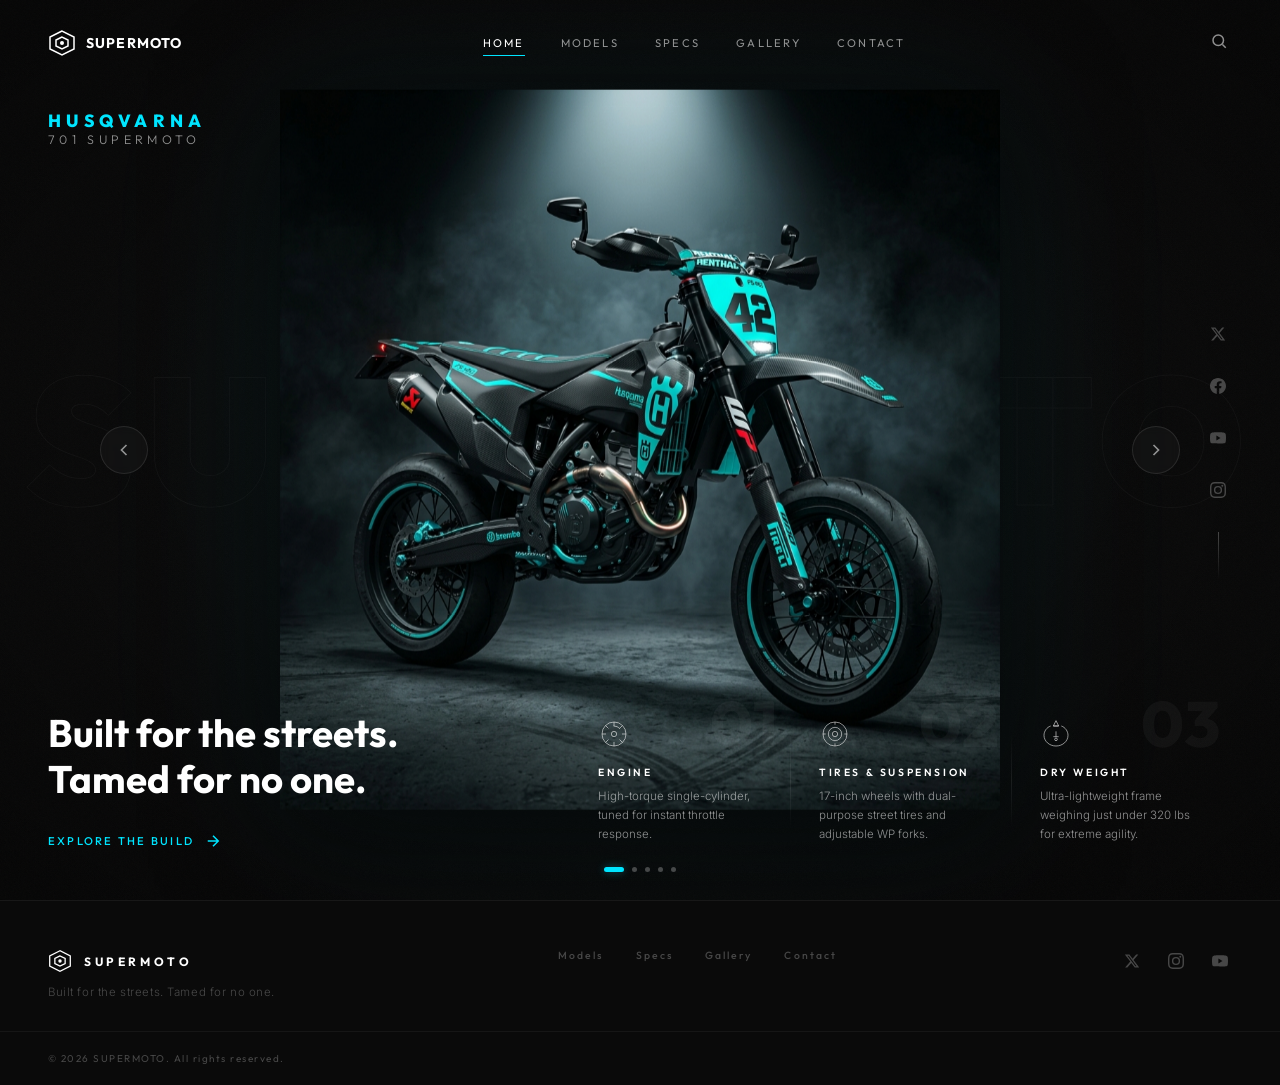
<file: index.html>
<!DOCTYPE html>
<html lang="en">

<head>
  <meta charset="UTF-8">
  <meta name="viewport" content="width=device-width, initial-scale=1.0">
  <meta name="description"
    content="Experience the raw power and agility of our supermoto machines. Built for the streets, tamed for no one.">
  <title>SUPERMOTO | Built for the Streets</title>
  <link rel="preconnect" href="https://fonts.googleapis.com">
  <link rel="preconnect" href="https://fonts.gstatic.com" crossorigin>
  <link
    href="https://fonts.googleapis.com/css2?family=Outfit:wght@100;200;300;400;500;600;700;800;900&family=Inter:wght@100;200;300;400;500;600;700&display=swap"
    rel="stylesheet">
  <link rel="stylesheet" href="asset/css/style.css">

  <!-- Favicon -->
  <link rel="icon"
    href="data:image/svg+xml,<svg xmlns='http://www.w3.org/2000/svg' viewBox='0 0 28 28'><path d='M14 2L2 8v12l12 6 12-6V8L14 2z' stroke='%2300e5ff' stroke-width='1.5' fill='none'/><circle cx='14' cy='14' r='2' fill='%2300e5ff'/></svg>">
</head>

<body>

  <!-- Preloader -->
  <div id="preloader" class="preloader">
    <div class="preloader-inner">
      <div class="preloader-line"></div>
      <span class="preloader-text">SUPERMOTO</span>
    </div>
  </div>

  <!-- Mobile Menu Overlay -->
  <div class="mobile-menu-overlay" id="mobile-menu-overlay" aria-hidden="true"></div>

  <!-- Mobile Drawer -->
  <nav class="mobile-drawer" id="mobile-drawer" role="dialog" aria-label="Mobile navigation" aria-hidden="true">
    <button class="mobile-drawer-close" id="mobile-drawer-close" aria-label="Close menu">
      <svg width="20" height="20" viewBox="0 0 24 24" fill="none" stroke="currentColor" stroke-width="2">
        <path d="M18 6 6 18M6 6l12 12" />
      </svg>
    </button>
    <div class="mobile-drawer-logo">SUPERMOTO</div>
    <div class="mobile-drawer-links">
      <a href="index.html" class="mobile-nav-link active" data-page="home">HOME</a>
      <a href="models.html" class="mobile-nav-link" data-page="models">MODELS</a>
      <a href="specs.html" class="mobile-nav-link" data-page="specs">SPECS</a>
      <a href="gallery.html" class="mobile-nav-link" data-page="gallery">GALLERY</a>
      <a href="contact.html" class="mobile-nav-link" data-page="contact">CONTACT</a>
    </div>
    <div class="mobile-drawer-socials">
      <a href="#" class="mobile-social-link" aria-label="Twitter" rel="noopener">
        <svg width="16" height="16" viewBox="0 0 24 24" fill="currentColor">
          <path
            d="M18.244 2.25h3.308l-7.227 8.26 8.502 11.24H16.17l-5.214-6.817L4.99 21.75H1.68l7.73-8.835L1.254 2.25H8.08l4.713 6.231zm-1.161 17.52h1.833L7.084 4.126H5.117z" />
        </svg>
      </a>
      <a href="#" class="mobile-social-link" aria-label="Instagram" rel="noopener">
        <svg width="16" height="16" viewBox="0 0 24 24" fill="currentColor">
          <path
            d="M12 2.163c3.204 0 3.584.012 4.85.07 3.252.148 4.771 1.691 4.919 4.919.058 1.265.069 1.645.069 4.849 0 3.205-.012 3.584-.069 4.849-.149 3.225-1.664 4.771-4.919 4.919-1.266.058-1.644.07-4.85.07-3.204 0-3.584-.012-4.849-.07-3.26-.149-4.771-1.699-4.919-4.92-.058-1.265-.07-1.644-.07-4.849 0-3.204.013-3.583.07-4.849.149-3.227 1.664-4.771 4.919-4.919 1.266-.057 1.645-.069 4.849-.069zM12 0C8.741 0 8.333.014 7.053.072 2.695.272.273 2.69.073 7.052.014 8.333 0 8.741 0 12c0 3.259.014 3.668.072 4.948.2 4.358 2.618 6.78 6.98 6.98C8.333 23.986 8.741 24 12 24c3.259 0 3.668-.014 4.948-.072 4.354-.2 6.782-2.618 6.979-6.98.059-1.28.073-1.689.073-4.948 0-3.259-.014-3.667-.072-4.947-.196-4.354-2.617-6.78-6.979-6.98C15.668.014 15.259 0 12 0zm0 5.838a6.162 6.162 0 1 0 0 12.324 6.162 6.162 0 0 0 0-12.324zM12 16a4 4 0 1 1 0-8 4 4 0 0 1 0 8zm6.406-11.845a1.44 1.44 0 1 0 0 2.881 1.44 1.44 0 0 0 0-2.881z" />
        </svg>
      </a>
      <a href="#" class="mobile-social-link" aria-label="YouTube" rel="noopener">
        <svg width="16" height="16" viewBox="0 0 24 24" fill="currentColor">
          <path
            d="M23.498 6.186a3.016 3.016 0 0 0-2.122-2.136C19.505 3.545 12 3.545 12 3.545s-7.505 0-9.377.505A3.017 3.017 0 0 0 .502 6.186C0 8.07 0 12 0 12s0 3.93.502 5.814a3.016 3.016 0 0 0 2.122 2.136c1.871.505 9.376.505 9.376.505s7.505 0 9.377-.505a3.015 3.015 0 0 0 2.122-2.136C24 15.93 24 12 24 12s0-3.93-.502-5.814zM9.545 15.568V8.432L15.818 12l-6.273 3.568z" />
        </svg>
      </a>
    </div>
  </nav>

  <!-- Main Hero Section -->
  <section id="hero" class="hero">

    <!-- Atmospheric Background Layers -->
    <div class="hero-bg">
      <div class="hero-vignette"></div>
      <div class="hero-spotlight"></div>
      <div class="hero-grain"></div>
    </div>

    <!-- Faded Background Text -->
    <div class="bg-text" aria-hidden="true">
      <span id="bg-text-content">SUPERMOTO</span>
    </div>

    <!-- Navigation -->
    <header id="main-nav" class="nav">
      <a href="index.html" class="nav-logo" aria-label="Supermoto home">
        <svg width="28" height="28" viewBox="0 0 28 28" fill="none" xmlns="http://www.w3.org/2000/svg">
          <path d="M14 2L2 8v12l12 6 12-6V8L14 2z" stroke="currentColor" stroke-width="1.5" fill="none" />
          <path d="M14 8l-6 3v6l6 3 6-3v-6l-6-3z" stroke="currentColor" stroke-width="1.5" fill="none" />
          <circle cx="14" cy="14" r="2" fill="currentColor" />
        </svg>
        <span class="nav-logo-text">SUPERMOTO</span>
      </a>
      <nav class="nav-links" id="nav-links" aria-label="Main navigation">
        <a href="index.html" class="nav-link active" id="nav-home">HOME</a>
        <a href="models.html" class="nav-link" id="nav-models">MODELS</a>
        <a href="specs.html" class="nav-link" id="nav-specs">SPECS</a>
        <a href="gallery.html" class="nav-link" id="nav-gallery">GALLERY</a>
        <a href="contact.html" class="nav-link" id="nav-contact">CONTACT</a>
      </nav>
      <div class="nav-right">
        <button class="nav-search" id="nav-search" aria-label="Search">
          <svg width="18" height="18" viewBox="0 0 24 24" fill="none" stroke="currentColor" stroke-width="2">
            <circle cx="11" cy="11" r="7" />
            <path d="m21 21-4.35-4.35" />
          </svg>
        </button>
        <!-- Hamburger (mobile only) -->
        <button class="nav-hamburger" id="nav-hamburger" aria-label="Open menu" aria-expanded="false"
          aria-controls="mobile-drawer">
          <span></span>
          <span></span>
          <span></span>
        </button>
      </div>
    </header>

    <!-- Social Links (Right Edge) -->
    <aside class="social-links" id="social-links" aria-label="Social media links">
      <a href="#" class="social-link" id="social-twitter" aria-label="Twitter" rel="noopener">
        <svg width="16" height="16" viewBox="0 0 24 24" fill="currentColor">
          <path
            d="M18.244 2.25h3.308l-7.227 8.26 8.502 11.24H16.17l-5.214-6.817L4.99 21.75H1.68l7.73-8.835L1.254 2.25H8.08l4.713 6.231zm-1.161 17.52h1.833L7.084 4.126H5.117z" />
        </svg>
      </a>
      <a href="#" class="social-link" id="social-facebook" aria-label="Facebook" rel="noopener">
        <svg width="16" height="16" viewBox="0 0 24 24" fill="currentColor">
          <path
            d="M24 12.073c0-6.627-5.373-12-12-12s-12 5.373-12 12c0 5.99 4.388 10.954 10.125 11.854v-8.385H7.078v-3.47h3.047V9.43c0-3.007 1.792-4.669 4.533-4.669 1.312 0 2.686.235 2.686.235v2.953H15.83c-1.491 0-1.956.925-1.956 1.874v2.25h3.328l-.532 3.47h-2.796v8.385C19.612 23.027 24 18.062 24 12.073z" />
        </svg>
      </a>
      <a href="#" class="social-link" id="social-youtube" aria-label="YouTube" rel="noopener">
        <svg width="16" height="16" viewBox="0 0 24 24" fill="currentColor">
          <path
            d="M23.498 6.186a3.016 3.016 0 0 0-2.122-2.136C19.505 3.545 12 3.545 12 3.545s-7.505 0-9.377.505A3.017 3.017 0 0 0 .502 6.186C0 8.07 0 12 0 12s0 3.93.502 5.814a3.016 3.016 0 0 0 2.122 2.136c1.871.505 9.376.505 9.376.505s7.505 0 9.377-.505a3.015 3.015 0 0 0 2.122-2.136C24 15.93 24 12 24 12s0-3.93-.502-5.814zM9.545 15.568V8.432L15.818 12l-6.273 3.568z" />
        </svg>
      </a>
      <a href="#" class="social-link" id="social-instagram" aria-label="Instagram" rel="noopener">
        <svg width="16" height="16" viewBox="0 0 24 24" fill="currentColor">
          <path
            d="M12 2.163c3.204 0 3.584.012 4.85.07 3.252.148 4.771 1.691 4.919 4.919.058 1.265.069 1.645.069 4.849 0 3.205-.012 3.584-.069 4.849-.149 3.225-1.664 4.771-4.919 4.919-1.266.058-1.644.07-4.85.07-3.204 0-3.584-.012-4.849-.07-3.26-.149-4.771-1.699-4.919-4.92-.058-1.265-.07-1.644-.07-4.849 0-3.204.013-3.583.07-4.849.149-3.227 1.664-4.771 4.919-4.919 1.266-.057 1.645-.069 4.849-.069zM12 0C8.741 0 8.333.014 7.053.072 2.695.272.273 2.69.073 7.052.014 8.333 0 8.741 0 12c0 3.259.014 3.668.072 4.948.2 4.358 2.618 6.78 6.98 6.98C8.333 23.986 8.741 24 12 24c3.259 0 3.668-.014 4.948-.072 4.354-.2 6.782-2.618 6.979-6.98.059-1.28.073-1.689.073-4.948 0-3.259-.014-3.667-.072-4.947-.196-4.354-2.617-6.78-6.979-6.98C15.668.014 15.259 0 12 0zm0 5.838a6.162 6.162 0 1 0 0 12.324 6.162 6.162 0 0 0 0-12.324zM12 16a4 4 0 1 1 0-8 4 4 0 0 1 0 8zm6.406-11.845a1.44 1.44 0 1 0 0 2.881 1.44 1.44 0 0 0 0-2.881z" />
        </svg>
      </a>
      <div class="social-line"></div>
    </aside>

    <!-- Carousel Arrows -->
    <div class="carousel-arrows" role="group" aria-label="Bike carousel controls">
      <button class="carousel-arrow carousel-arrow-left" id="carousel-left" aria-label="Previous bike">
        <svg width="20" height="20" viewBox="0 0 24 24" fill="none" stroke="currentColor" stroke-width="2">
          <path d="M15 18l-6-6 6-6" />
        </svg>
      </button>
      <button class="carousel-arrow carousel-arrow-right" id="carousel-right" aria-label="Next bike">
        <svg width="20" height="20" viewBox="0 0 24 24" fill="none" stroke="currentColor" stroke-width="2">
          <path d="M9 18l6-6-6-6" />
        </svg>
      </button>
    </div>

    <!-- Hero Bike Image -->
    <div class="hero-bike" id="hero-bike" role="img" aria-label="Featured supermoto motorcycle">
      <img src="asset/img/husqvana.png" alt="Husqvarna 701 Supermoto" class="bike-image active" loading="eager">
      <img src="asset/img/KTM.png" alt="KTM 690 SMC R" class="bike-image" loading="lazy">
      <img src="asset/img/YAMAHA.png" alt="Yamaha WR450F Supermoto" class="bike-image" loading="lazy">
      <img src="asset/img/KAWASAKI.png" alt="Kawasaki KLX450R Supermoto" class="bike-image" loading="lazy">
      <img src="asset/img/HONDA.png" alt="Honda CRF450L Supermoto" class="bike-image" loading="lazy">
    </div>

    <!-- Bike Name Indicator -->
    <div class="bike-indicator" id="bike-indicator" aria-live="polite" aria-atomic="true">
      <span class="bike-brand" id="bike-brand">HUSQVARNA</span>
      <span class="bike-model" id="bike-model">701 SUPERMOTO</span>
    </div>

    <!-- Carousel Dots -->
    <div class="carousel-dots" id="carousel-dots" role="tablist" aria-label="Select bike">
      <button class="carousel-dot active" role="tab" aria-selected="true" aria-label="Husqvarna 701"
        data-index="0"></button>
      <button class="carousel-dot" role="tab" aria-selected="false" aria-label="KTM 690" data-index="1"></button>
      <button class="carousel-dot" role="tab" aria-selected="false" aria-label="Yamaha WR450F" data-index="2"></button>
      <button class="carousel-dot" role="tab" aria-selected="false" aria-label="Kawasaki KLX450R"
        data-index="3"></button>
      <button class="carousel-dot" role="tab" aria-selected="false" aria-label="Honda CRF450L" data-index="4"></button>
    </div>

    <!-- Bottom Content Layer -->
    <div class="bottom-content">

      <!-- Left: Tagline & CTA -->
      <div class="tagline-block" id="tagline-block">
        <h1 class="tagline" id="tagline-text">
          <span class="tagline-line" id="tagline-line-1">Built for the streets.</span>
          <span class="tagline-line tagline-sub" id="tagline-line-2">Tamed for no one.</span>
        </h1>
        <a href="models.html" class="cta-link" id="cta-explore">
          EXPLORE THE BUILD
          <svg class="cta-arrow" width="18" height="18" viewBox="0 0 24 24" fill="none" stroke="currentColor"
            stroke-width="2">
            <path d="M5 12h14M12 5l7 7-7 7" />
          </svg>
        </a>
      </div>

      <!-- Right: Feature Columns -->
      <div class="features" id="features">
        <!-- Column 01: ENGINE -->
        <div class="feature-col" id="feature-engine">
          <div class="feature-number">01</div>
          <div class="feature-icon">
            <svg width="32" height="32" viewBox="0 0 48 48" fill="none" stroke="currentColor" stroke-width="1.5">
              <circle cx="24" cy="24" r="18" />
              <circle cx="24" cy="24" r="4" />
              <path d="M24 6v6M24 36v6M6 24h6M36 24h6" />
              <path d="M11.5 11.5l4.2 4.2M32.3 32.3l4.2 4.2M11.5 36.5l4.2-4.2M32.3 15.7l4.2-4.2" />
              <path d="M24 12a12 12 0 0 1 8.49 3.51" stroke-linecap="round" />
            </svg>
          </div>
          <h3 class="feature-heading">ENGINE</h3>
          <p class="feature-text" id="feat-engine-text">High-torque single-cylinder, tuned for instant throttle
            response.</p>
        </div>

        <!-- Divider -->
        <div class="feature-divider"></div>

        <!-- Column 02: TIRES & SUSPENSION -->
        <div class="feature-col" id="feature-tires">
          <div class="feature-number">02</div>
          <div class="feature-icon">
            <svg width="32" height="32" viewBox="0 0 48 48" fill="none" stroke="currentColor" stroke-width="1.5">
              <circle cx="24" cy="24" r="18" />
              <circle cx="24" cy="24" r="10" />
              <circle cx="24" cy="24" r="4" />
              <path d="M24 6v4M24 38v4M6 24h4M38 24h4" />
            </svg>
          </div>
          <h3 class="feature-heading">TIRES &amp; SUSPENSION</h3>
          <p class="feature-text" id="feat-tires-text">17-inch wheels with dual-purpose street tires and adjustable WP
            forks.</p>
        </div>

        <!-- Divider -->
        <div class="feature-divider"></div>

        <!-- Column 03: DRY WEIGHT -->
        <div class="feature-col" id="feature-weight">
          <div class="feature-number">03</div>
          <div class="feature-icon">
            <svg width="32" height="32" viewBox="0 0 48 48" fill="none" stroke="currentColor" stroke-width="1.5">
              <path d="M24 4l-4 8h8l-4-8z" />
              <path d="M16 12c-6 2-10 8-10 14 0 8.837 8.059 16 18 16s18-7.163 18-16c0-6-4-12-10-14" />
              <path d="M20 12h8" />
              <path d="M24 20v8" />
              <path d="M20 28h8" />
              <circle cx="24" cy="32" r="2" />
            </svg>
          </div>
          <h3 class="feature-heading">DRY WEIGHT</h3>
          <p class="feature-text" id="feat-weight-text">Ultra-lightweight frame weighing just under 320 lbs for extreme
            agility.</p>
        </div>
      </div>

    </div>

  </section>

  <!-- Footer -->
  <footer class="site-footer">
    <div class="footer-inner">
      <div class="footer-brand">
        <a href="index.html" class="footer-logo" aria-label="Supermoto home">
          <svg width="24" height="24" viewBox="0 0 28 28" fill="none">
            <path d="M14 2L2 8v12l12 6 12-6V8L14 2z" stroke="currentColor" stroke-width="1.5" fill="none" />
            <path d="M14 8l-6 3v6l6 3 6-3v-6l-6-3z" stroke="currentColor" stroke-width="1.5" fill="none" />
            <circle cx="14" cy="14" r="2" fill="currentColor" />
          </svg>
          <span>SUPERMOTO</span>
        </a>
        <p class="footer-tagline">Built for the streets. Tamed for no one.</p>
      </div>
      <nav class="footer-links" aria-label="Footer navigation">
        <a href="models.html" class="footer-link">Models</a>
        <a href="specs.html" class="footer-link">Specs</a>
        <a href="gallery.html" class="footer-link">Gallery</a>
        <a href="contact.html" class="footer-link">Contact</a>
      </nav>
      <div class="footer-socials">
        <a href="#" class="footer-social" aria-label="Twitter" rel="noopener">
          <svg width="16" height="16" viewBox="0 0 24 24" fill="currentColor">
            <path
              d="M18.244 2.25h3.308l-7.227 8.26 8.502 11.24H16.17l-5.214-6.817L4.99 21.75H1.68l7.73-8.835L1.254 2.25H8.08l4.713 6.231zm-1.161 17.52h1.833L7.084 4.126H5.117z" />
          </svg>
        </a>
        <a href="#" class="footer-social" aria-label="Instagram" rel="noopener">
          <svg width="16" height="16" viewBox="0 0 24 24" fill="currentColor">
            <path
              d="M12 2.163c3.204 0 3.584.012 4.85.07 3.252.148 4.771 1.691 4.919 4.919.058 1.265.069 1.645.069 4.849 0 3.205-.012 3.584-.069 4.849-.149 3.225-1.664 4.771-4.919 4.919-1.266.058-1.644.07-4.85.07-3.204 0-3.584-.012-4.849-.07-3.26-.149-4.771-1.699-4.919-4.92-.058-1.265-.07-1.644-.07-4.849 0-3.204.013-3.583.07-4.849.149-3.227 1.664-4.771 4.919-4.919 1.266-.057 1.645-.069 4.849-.069zM12 0C8.741 0 8.333.014 7.053.072 2.695.272.273 2.69.073 7.052.014 8.333 0 8.741 0 12c0 3.259.014 3.668.072 4.948.2 4.358 2.618 6.78 6.98 6.98C8.333 23.986 8.741 24 12 24c3.259 0 3.668-.014 4.948-.072 4.354-.2 6.782-2.618 6.979-6.98.059-1.28.073-1.689.073-4.948 0-3.259-.014-3.667-.072-4.947-.196-4.354-2.617-6.78-6.979-6.98C15.668.014 15.259 0 12 0zm0 5.838a6.162 6.162 0 1 0 0 12.324 6.162 6.162 0 0 0 0-12.324zM12 16a4 4 0 1 1 0-8 4 4 0 0 1 0 8zm6.406-11.845a1.44 1.44 0 1 0 0 2.881 1.44 1.44 0 0 0 0-2.881z" />
          </svg>
        </a>
        <a href="#" class="footer-social" aria-label="YouTube" rel="noopener">
          <svg width="16" height="16" viewBox="0 0 24 24" fill="currentColor">
            <path
              d="M23.498 6.186a3.016 3.016 0 0 0-2.122-2.136C19.505 3.545 12 3.545 12 3.545s-7.505 0-9.377.505A3.017 3.017 0 0 0 .502 6.186C0 8.07 0 12 0 12s0 3.93.502 5.814a3.016 3.016 0 0 0 2.122 2.136c1.871.505 9.376.505 9.376.505s7.505 0 9.377-.505a3.015 3.015 0 0 0 2.122-2.136C24 15.93 24 12 24 12s0-3.93-.502-5.814zM9.545 15.568V8.432L15.818 12l-6.273 3.568z" />
          </svg>
        </a>
      </div>
    </div>
    <div class="footer-bottom">
      <span>&copy; 2026 SUPERMOTO. All rights reserved.</span>
    </div>
  </footer>

  <script src="asset/js/script.js"></script>
</body>

</html>
</file>
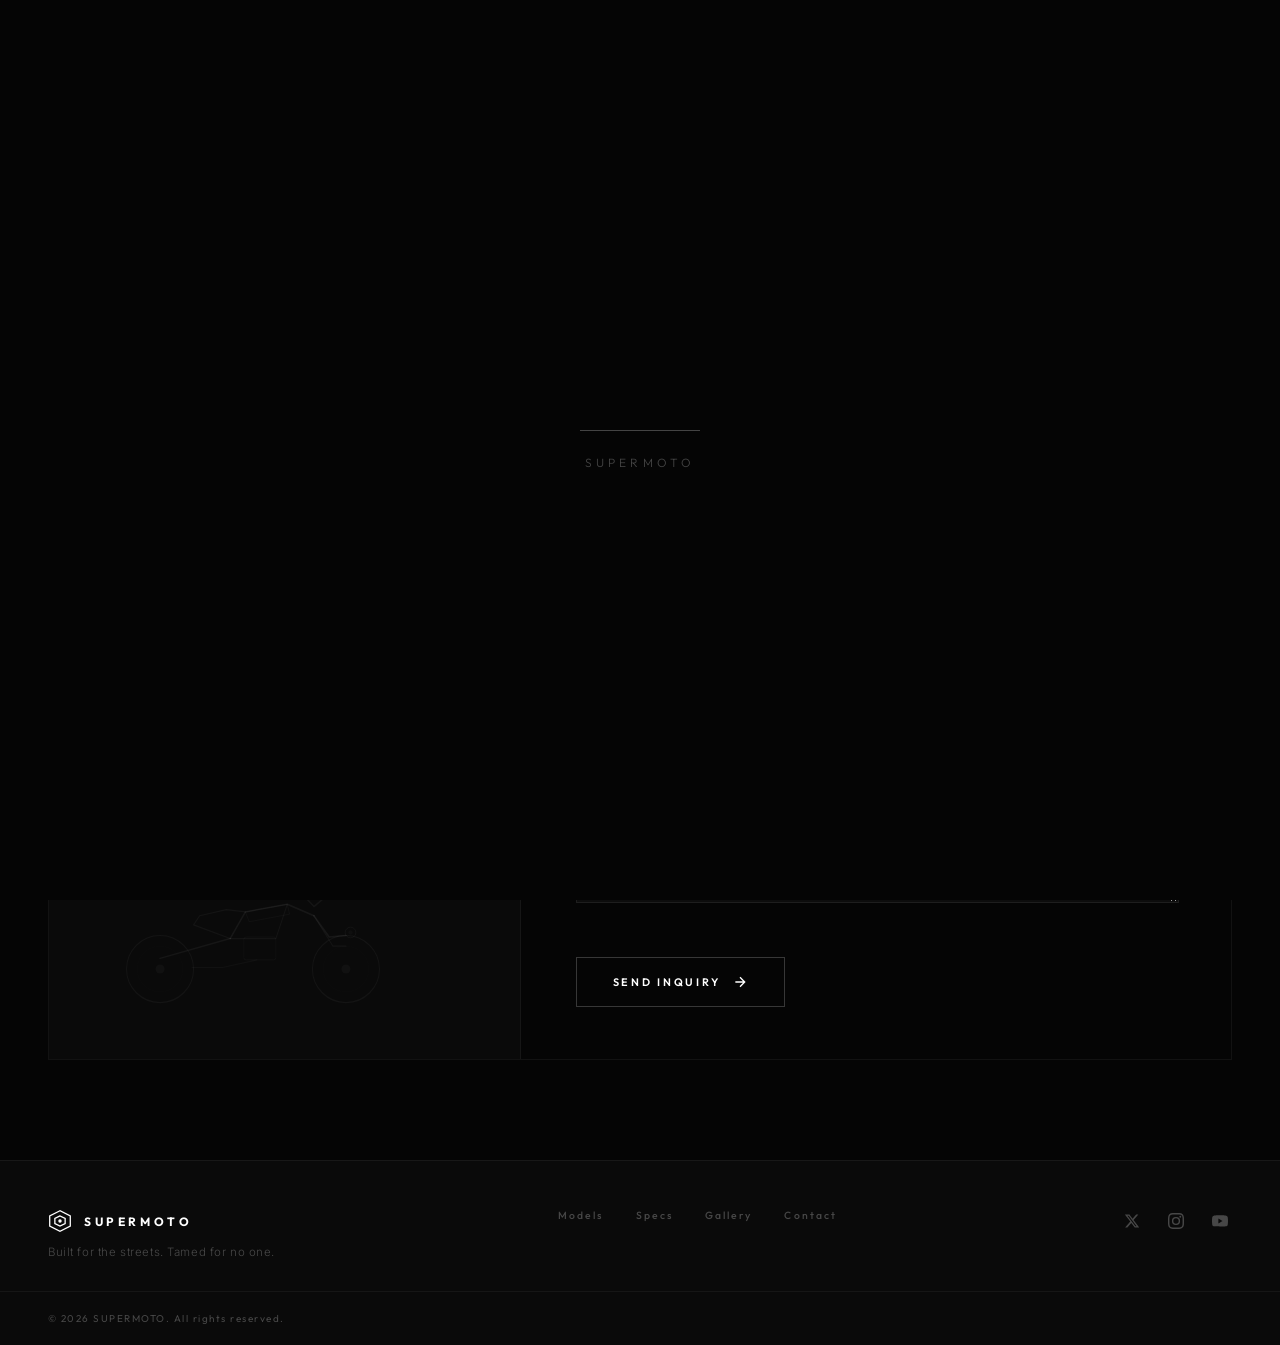
<file: contact.html>
<!DOCTYPE html>
<html lang="en">

<head>
    <meta charset="UTF-8">
    <meta name="viewport" content="width=device-width, initial-scale=1.0">
    <meta name="description"
        content="Get in touch with the Supermoto team. Inquire about our machines, schedule a test ride, or just say hello.">
    <title>SUPERMOTO | Contact Us</title>
    <link rel="preconnect" href="https://fonts.googleapis.com">
    <link rel="preconnect" href="https://fonts.gstatic.com" crossorigin>
    <link
        href="https://fonts.googleapis.com/css2?family=Outfit:wght@100;200;300;400;500;600;700;800;900&family=Inter:wght@100;200;300;400;500;600;700&display=swap"
        rel="stylesheet">
    <link rel="stylesheet" href="asset/css/style.css">
    <link rel="icon"
        href="data:image/svg+xml,<svg xmlns='http://www.w3.org/2000/svg' viewBox='0 0 28 28'><path d='M14 2L2 8v12l12 6 12-6V8L14 2z' stroke='%2300e5ff' stroke-width='1.5' fill='none'/><circle cx='14' cy='14' r='2' fill='%2300e5ff'/></svg>">
</head>

<body class="page-contact">

    <!-- Preloader -->
    <div id="preloader" class="preloader">
        <div class="preloader-inner">
            <div class="preloader-line"></div>
            <span class="preloader-text">SUPERMOTO</span>
        </div>
    </div>

    <!-- Mobile Menu Overlay -->
    <div class="mobile-menu-overlay" id="mobile-menu-overlay" aria-hidden="true"></div>

    <!-- Mobile Drawer -->
    <nav class="mobile-drawer" id="mobile-drawer" role="dialog" aria-label="Mobile navigation" aria-hidden="true">
        <button class="mobile-drawer-close" id="mobile-drawer-close" aria-label="Close menu">
            <svg width="20" height="20" viewBox="0 0 24 24" fill="none" stroke="currentColor" stroke-width="2">
                <path d="M18 6 6 18M6 6l12 12" />
            </svg>
        </button>
        <div class="mobile-drawer-logo">SUPERMOTO</div>
        <div class="mobile-drawer-links">
            <a href="index.html" class="mobile-nav-link" data-page="home">HOME</a>
            <a href="models.html" class="mobile-nav-link" data-page="models">MODELS</a>
            <a href="specs.html" class="mobile-nav-link" data-page="specs">SPECS</a>
            <a href="gallery.html" class="mobile-nav-link" data-page="gallery">GALLERY</a>
            <a href="contact.html" class="mobile-nav-link active" data-page="contact">CONTACT</a>
        </div>
        <div class="mobile-drawer-socials">
            <a href="#" class="mobile-social-link" aria-label="Twitter" rel="noopener">
                <svg width="16" height="16" viewBox="0 0 24 24" fill="currentColor">
                    <path
                        d="M18.244 2.25h3.308l-7.227 8.26 8.502 11.24H16.17l-5.214-6.817L4.99 21.75H1.68l7.73-8.835L1.254 2.25H8.08l4.713 6.231zm-1.161 17.52h1.833L7.084 4.126H5.117z" />
                </svg>
            </a>
            <a href="#" class="mobile-social-link" aria-label="Instagram" rel="noopener">
                <svg width="16" height="16" viewBox="0 0 24 24" fill="currentColor">
                    <path
                        d="M12 2.163c3.204 0 3.584.012 4.85.07 3.252.148 4.771 1.691 4.919 4.919.058 1.265.069 1.645.069 4.849 0 3.205-.012 3.584-.069 4.849-.149 3.225-1.664 4.771-4.919 4.919-1.266.058-1.644.07-4.85.07-3.204 0-3.584-.012-4.849-.07-3.26-.149-4.771-1.699-4.919-4.92-.058-1.265-.07-1.644-.07-4.849 0-3.204.013-3.583.07-4.849.149-3.227 1.664-4.771 4.919-4.919 1.266-.057 1.645-.069 4.849-.069zM12 0C8.741 0 8.333.014 7.053.072 2.695.272.273 2.69.073 7.052.014 8.333 0 8.741 0 12c0 3.259.014 3.668.072 4.948.2 4.358 2.618 6.78 6.98 6.98C8.333 23.986 8.741 24 12 24c3.259 0 3.668-.014 4.948-.072 4.354-.2 6.782-2.618 6.979-6.98.059-1.28.073-1.689.073-4.948 0-3.259-.014-3.667-.072-4.947-.196-4.354-2.617-6.78-6.979-6.98C15.668.014 15.259 0 12 0zm0 5.838a6.162 6.162 0 1 0 0 12.324 6.162 6.162 0 0 0 0-12.324zM12 16a4 4 0 1 1 0-8 4 4 0 0 1 0 8zm6.406-11.845a1.44 1.44 0 1 0 0 2.881 1.44 1.44 0 0 0 0-2.881z" />
                </svg>
            </a>
            <a href="#" class="mobile-social-link" aria-label="YouTube" rel="noopener">
                <svg width="16" height="16" viewBox="0 0 24 24" fill="currentColor">
                    <path
                        d="M23.498 6.186a3.016 3.016 0 0 0-2.122-2.136C19.505 3.545 12 3.545 12 3.545s-7.505 0-9.377.505A3.017 3.017 0 0 0 .502 6.186C0 8.07 0 12 0 12s0 3.93.502 5.814a3.016 3.016 0 0 0 2.122 2.136c1.871.505 9.376.505 9.376.505s7.505 0 9.377-.505a3.015 3.015 0 0 0 2.122-2.136C24 15.93 24 12 24 12s0-3.93-.502-5.814zM9.545 15.568V8.432L15.818 12l-6.273 3.568z" />
                </svg>
            </a>
        </div>
    </nav>

    <!-- Sticky Navigation -->
    <header id="main-nav" class="nav models-nav">
        <a href="index.html" class="nav-logo" aria-label="Supermoto home">
            <svg width="28" height="28" viewBox="0 0 28 28" fill="none" xmlns="http://www.w3.org/2000/svg">
                <path d="M14 2L2 8v12l12 6 12-6V8L14 2z" stroke="currentColor" stroke-width="1.5" fill="none" />
                <path d="M14 8l-6 3v6l6 3 6-3v-6l-6-3z" stroke="currentColor" stroke-width="1.5" fill="none" />
                <circle cx="14" cy="14" r="2" fill="currentColor" />
            </svg>
            <span class="nav-logo-text">SUPERMOTO</span>
        </a>
        <nav class="nav-links" aria-label="Main navigation">
            <a href="index.html" class="nav-link">HOME</a>
            <a href="models.html" class="nav-link">MODELS</a>
            <a href="specs.html" class="nav-link">SPECS</a>
            <a href="gallery.html" class="nav-link">GALLERY</a>
            <a href="contact.html" class="nav-link active">CONTACT</a>
        </nav>
        <div class="nav-right">
            <button class="nav-search" aria-label="Search">
                <svg width="18" height="18" viewBox="0 0 24 24" fill="none" stroke="currentColor" stroke-width="2">
                    <circle cx="11" cy="11" r="7" />
                    <path d="m21 21-4.35-4.35" />
                </svg>
            </button>
            <button class="nav-hamburger" id="nav-hamburger" aria-label="Open menu" aria-expanded="false"
                aria-controls="mobile-drawer">
                <span></span><span></span><span></span>
            </button>
        </div>
    </header>

    <!-- ============ CONTACT PAGE ============ -->
    <main class="contact-page">

        <!-- Page Header -->
        <section class="contact-header">
            <div class="contact-bg-text" aria-hidden="true"><span>CONTACT</span></div>
            <div class="contact-header-content">
                <p class="contact-eyebrow">GET IN TOUCH</p>
                <h1 class="contact-title">Let's <em>Talk</em></h1>
                <p class="contact-subtitle">Inquire about a model, book a test ride, or just say hello.</p>
            </div>
        </section>

        <!-- Two-Column Body -->
        <section class="contact-body-section">
            <div class="contact-body">

                <!-- LEFT: Info Panel -->
                <div class="contact-info" data-reveal>

                    <p class="contact-info-heading">REACH US</p>

                    <ul class="contact-info-list">

                        <li class="contact-info-item">
                            <span class="contact-info-icon" aria-hidden="true">
                                <svg width="18" height="18" viewBox="0 0 24 24" fill="none" stroke="currentColor"
                                    stroke-width="1.5">
                                    <path d="M21 10c0 7-9 13-9 13s-9-6-9-13a9 9 0 0 1 18 0z" />
                                    <circle cx="12" cy="10" r="3" />
                                </svg>
                            </span>
                            <span class="contact-info-text">
                                <span class="contact-info-label">LOCATION</span>
                                <span class="contact-info-value">47 Supermoto Circuit<br>Metro City, MC 10101</span>
                            </span>
                        </li>

                        <li class="contact-info-item">
                            <span class="contact-info-icon" aria-hidden="true">
                                <svg width="18" height="18" viewBox="0 0 24 24" fill="none" stroke="currentColor"
                                    stroke-width="1.5">
                                    <path
                                        d="M22 16.92v3a2 2 0 0 1-2.18 2 19.79 19.79 0 0 1-8.63-3.07 19.5 19.5 0 0 1-6-6A19.79 19.79 0 0 1 2.12 4.18 2 2 0 0 1 4.11 2h3a2 2 0 0 1 2 1.72c.127.96.361 1.903.7 2.81a2 2 0 0 1-.45 2.11L8.09 9.91a16 16 0 0 0 6 6l1.27-1.27a2 2 0 0 1 2.11-.45c.907.339 1.85.573 2.81.7A2 2 0 0 1 22 16.92z" />
                                </svg>
                            </span>
                            <span class="contact-info-text">
                                <span class="contact-info-label">PHONE</span>
                                <span class="contact-info-value">+1 (800) 787-MOTO</span>
                            </span>
                        </li>

                        <li class="contact-info-item">
                            <span class="contact-info-icon" aria-hidden="true">
                                <svg width="18" height="18" viewBox="0 0 24 24" fill="none" stroke="currentColor"
                                    stroke-width="1.5">
                                    <path
                                        d="M4 4h16c1.1 0 2 .9 2 2v12c0 1.1-.9 2-2 2H4c-1.1 0-2-.9-2-2V6c0-1.1.9-2 2-2z" />
                                    <polyline points="22,6 12,13 2,6" />
                                </svg>
                            </span>
                            <span class="contact-info-text">
                                <span class="contact-info-label">EMAIL</span>
                                <span class="contact-info-value">inquiries@supermoto.com</span>
                            </span>
                        </li>

                        <li class="contact-info-item">
                            <span class="contact-info-icon" aria-hidden="true">
                                <svg width="18" height="18" viewBox="0 0 24 24" fill="none" stroke="currentColor"
                                    stroke-width="1.5">
                                    <circle cx="12" cy="12" r="10" />
                                    <polyline points="12 6 12 12 16 14" />
                                </svg>
                            </span>
                            <span class="contact-info-text">
                                <span class="contact-info-label">HOURS</span>
                                <span class="contact-info-value">Mon–Fri &nbsp;9:00 AM – 6:00 PM<br>Sat
                                    &nbsp;&nbsp;&nbsp;&nbsp;&nbsp;&nbsp;&nbsp;10:00 AM – 4:00 PM</span>
                            </span>
                        </li>

                    </ul>

                    <!-- Social links -->
                    <div class="contact-socials">
                        <a href="#" class="contact-social-link" aria-label="Twitter" rel="noopener">
                            <svg width="16" height="16" viewBox="0 0 24 24" fill="currentColor">
                                <path
                                    d="M18.244 2.25h3.308l-7.227 8.26 8.502 11.24H16.17l-5.214-6.817L4.99 21.75H1.68l7.73-8.835L1.254 2.25H8.08l4.713 6.231zm-1.161 17.52h1.833L7.084 4.126H5.117z" />
                            </svg>
                        </a>
                        <a href="#" class="contact-social-link" aria-label="Instagram" rel="noopener">
                            <svg width="16" height="16" viewBox="0 0 24 24" fill="currentColor">
                                <path
                                    d="M12 2.163c3.204 0 3.584.012 4.85.07 3.252.148 4.771 1.691 4.919 4.919.058 1.265.069 1.645.069 4.849 0 3.205-.012 3.584-.069 4.849-.149 3.225-1.664 4.771-4.919 4.919-1.266.058-1.644.07-4.85.07-3.204 0-3.584-.012-4.849-.07-3.26-.149-4.771-1.699-4.919-4.92-.058-1.265-.07-1.644-.07-4.849 0-3.204.013-3.583.07-4.849.149-3.227 1.664-4.771 4.919-4.919 1.266-.057 1.645-.069 4.849-.069zM12 0C8.741 0 8.333.014 7.053.072 2.695.272.273 2.69.073 7.052.014 8.333 0 8.741 0 12c0 3.259.014 3.668.072 4.948.2 4.358 2.618 6.78 6.98 6.98C8.333 23.986 8.741 24 12 24c3.259 0 3.668-.014 4.948-.072 4.354-.2 6.782-2.618 6.979-6.98.059-1.28.073-1.689.073-4.948 0-3.259-.014-3.667-.072-4.947-.196-4.354-2.617-6.78-6.979-6.98C15.668.014 15.259 0 12 0zm0 5.838a6.162 6.162 0 1 0 0 12.324 6.162 6.162 0 0 0 0-12.324zM12 16a4 4 0 1 1 0-8 4 4 0 0 1 0 8zm6.406-11.845a1.44 1.44 0 1 0 0 2.881 1.44 1.44 0 0 0 0-2.881z" />
                            </svg>
                        </a>
                        <a href="#" class="contact-social-link" aria-label="YouTube" rel="noopener">
                            <svg width="16" height="16" viewBox="0 0 24 24" fill="currentColor">
                                <path
                                    d="M23.498 6.186a3.016 3.016 0 0 0-2.122-2.136C19.505 3.545 12 3.545 12 3.545s-7.505 0-9.377.505A3.017 3.017 0 0 0 .502 6.186C0 8.07 0 12 0 12s0 3.93.502 5.814a3.016 3.016 0 0 0 2.122 2.136c1.871.505 9.376.505 9.376.505s7.505 0 9.377-.505a3.015 3.015 0 0 0 2.122-2.136C24 15.93 24 12 24 12s0-3.93-.502-5.814zM9.545 15.568V8.432L15.818 12l-6.273 3.568z" />
                            </svg>
                        </a>
                    </div>

                    <!-- Decorative bike silhouette -->
                    <div class="contact-silhouette" aria-hidden="true">
                        <svg viewBox="0 0 420 180" fill="none" xmlns="http://www.w3.org/2000/svg">
                            <!-- Rear wheel -->
                            <circle cx="88" cy="130" r="44" stroke="currentColor" stroke-width="1.5" opacity="0.5" />
                            <circle cx="88" cy="130" r="30" stroke="currentColor" stroke-width="0.75" opacity="0.25" />
                            <circle cx="88" cy="130" r="6" fill="currentColor" opacity="0.4" />
                            <!-- Spokes rear -->
                            <line x1="88" y1="86" x2="88" y2="174" stroke="currentColor" stroke-width="0.5"
                                opacity="0.2" />
                            <line x1="44" y1="130" x2="132" y2="130" stroke="currentColor" stroke-width="0.5"
                                opacity="0.2" />
                            <line x1="57" y1="99" x2="119" y2="161" stroke="currentColor" stroke-width="0.5"
                                opacity="0.2" />
                            <line x1="119" y1="99" x2="57" y2="161" stroke="currentColor" stroke-width="0.5"
                                opacity="0.2" />
                            <!-- Front wheel -->
                            <circle cx="332" cy="130" r="44" stroke="currentColor" stroke-width="1.5" opacity="0.5" />
                            <circle cx="332" cy="130" r="30" stroke="currentColor" stroke-width="0.75" opacity="0.25" />
                            <circle cx="332" cy="130" r="6" fill="currentColor" opacity="0.4" />
                            <!-- Spokes front -->
                            <line x1="332" y1="86" x2="332" y2="174" stroke="currentColor" stroke-width="0.5"
                                opacity="0.2" />
                            <line x1="288" y1="130" x2="376" y2="130" stroke="currentColor" stroke-width="0.5"
                                opacity="0.2" />
                            <line x1="301" y1="99" x2="363" y2="161" stroke="currentColor" stroke-width="0.5"
                                opacity="0.2" />
                            <line x1="363" y1="99" x2="301" y2="161" stroke="currentColor" stroke-width="0.5"
                                opacity="0.2" />
                            <!-- Swing arm -->
                            <path d="M88 116 L180 90" stroke="currentColor" stroke-width="2" stroke-linecap="round"
                                opacity="0.6" />
                            <!-- Main frame -->
                            <path d="M180 90 L200 55 L255 45 L290 60" stroke="currentColor" stroke-width="2"
                                stroke-linecap="round" stroke-linejoin="round" opacity="0.7" />
                            <!-- Down tube -->
                            <path d="M255 45 L240 90 L180 90" stroke="currentColor" stroke-width="1.5"
                                stroke-linecap="round" stroke-linejoin="round" opacity="0.5" />
                            <!-- Fork -->
                            <path d="M290 60 L310 88 L332 86" stroke="currentColor" stroke-width="2"
                                stroke-linecap="round" stroke-linejoin="round" opacity="0.7" />
                            <path d="M290 60 L315 100 L332 100" stroke="currentColor" stroke-width="1.5"
                                stroke-linecap="round" stroke-linejoin="round" opacity="0.5" />
                            <!-- Engine block -->
                            <rect x="198" y="88" width="42" height="30" rx="3" stroke="currentColor" stroke-width="1.2"
                                opacity="0.4" />
                            <!-- Seat / subframe -->
                            <path d="M200 55 L175 52 L140 60 L132 72 L180 90" stroke="currentColor" stroke-width="1.5"
                                stroke-linecap="round" stroke-linejoin="round" opacity="0.5" />
                            <!-- Tank -->
                            <path d="M200 55 L255 45 L258 58 L205 68 Z" stroke="currentColor" stroke-width="1"
                                fill="currentColor" fill-opacity="0.04" opacity="0.5" />
                            <!-- Exhaust -->
                            <path d="M215 118 L170 128 L130 128" stroke="currentColor" stroke-width="1.5"
                                stroke-linecap="round" opacity="0.35" />
                            <!-- Handlebars -->
                            <path d="M290 48 L278 35 M290 48 L302 38" stroke="currentColor" stroke-width="2"
                                stroke-linecap="round" opacity="0.6" />
                            <!-- Headlight -->
                            <circle cx="338" cy="82" r="7" stroke="currentColor" stroke-width="1.2" opacity="0.5" />
                            <circle cx="338" cy="82" r="3" fill="currentColor" opacity="0.3" />
                        </svg>
                    </div>

                </div>

                <!-- RIGHT: Inquiry Form -->
                <div class="contact-form-wrap" data-reveal>

                    <form class="contact-form" id="contact-form" novalidate>

                        <!-- Name -->
                        <div class="form-group">
                            <label class="form-label" for="field-name">Full Name</label>
                            <input class="form-input" id="field-name" name="name" type="text" placeholder="Your name"
                                autocomplete="name" aria-required="true">
                            <span class="form-error" id="error-name" role="alert"></span>
                        </div>

                        <!-- Email + Phone -->
                        <div class="form-row">
                            <div class="form-group">
                                <label class="form-label" for="field-email">Email Address</label>
                                <input class="form-input" id="field-email" name="email" type="email"
                                    placeholder="you@example.com" autocomplete="email" aria-required="true">
                                <span class="form-error" id="error-email" role="alert"></span>
                            </div>
                            <div class="form-group">
                                <label class="form-label" for="field-phone">Phone <span
                                        class="form-label-optional">(optional)</span></label>
                                <input class="form-input" id="field-phone" name="phone" type="tel"
                                    placeholder="+1 (555) 000-0000" autocomplete="tel">
                                <span class="form-error" id="error-phone" role="alert"></span>
                            </div>
                        </div>

                        <!-- Model Interest -->
                        <div class="form-group">
                            <label class="form-label" for="field-model">Model Interest</label>
                            <div class="form-select-wrap">
                                <select class="form-select" id="field-model" name="model" aria-required="true">
                                    <option value="" disabled selected>Select a model…</option>
                                    <option value="husqvarna-701">Husqvarna 701 Supermoto</option>
                                    <option value="ktm-690">KTM 690 SMC R</option>
                                    <option value="yamaha-wr450f">Yamaha WR450F Supermoto</option>
                                    <option value="kawasaki-klx450r">Kawasaki KLX450R Supermoto</option>
                                    <option value="honda-crf450l">Honda CRF450L Supermoto</option>
                                    <option value="general">General Inquiry</option>
                                </select>
                                <span class="form-select-arrow" aria-hidden="true">
                                    <svg width="14" height="14" viewBox="0 0 24 24" fill="none" stroke="currentColor"
                                        stroke-width="2">
                                        <polyline points="6 9 12 15 18 9" />
                                    </svg>
                                </span>
                            </div>
                            <span class="form-error" id="error-model" role="alert"></span>
                        </div>

                        <!-- Message -->
                        <div class="form-group">
                            <label class="form-label" for="field-message">Message</label>
                            <textarea class="form-textarea" id="field-message" name="message" rows="5"
                                placeholder="Tell us what you're looking for — test ride, pricing, availability…"
                                aria-required="true"></textarea>
                            <span class="form-error" id="error-message" role="alert"></span>
                        </div>

                        <!-- Submit -->
                        <button class="form-submit" type="submit" id="form-submit">
                            <span class="form-submit-text">SEND INQUIRY</span>
                            <svg class="form-submit-arrow" width="16" height="16" viewBox="0 0 24 24" fill="none"
                                stroke="currentColor" stroke-width="2">
                                <path d="M5 12h14M12 5l7 7-7 7" />
                            </svg>
                            <span class="form-submit-spinner" id="form-spinner" aria-hidden="true"></span>
                        </button>

                    </form>

                    <!-- Success State -->
                    <div class="contact-success" id="contact-success" aria-live="polite" hidden>
                        <div class="contact-success-icon">
                            <svg width="32" height="32" viewBox="0 0 24 24" fill="none" stroke="currentColor"
                                stroke-width="1.5">
                                <polyline points="20 6 9 17 4 12" />
                            </svg>
                        </div>
                        <p class="contact-success-title">Message Sent</p>
                        <p class="contact-success-text">We've received your inquiry and will get back to you within one
                            business day.</p>
                        <button class="contact-success-reset" id="contact-success-reset">Send Another</button>
                    </div>

                </div><!-- /.contact-form-wrap -->

            </div><!-- /.contact-body -->
        </section>

    </main>

    <!-- Footer -->
    <footer class="site-footer">
        <div class="footer-inner">
            <div class="footer-brand">
                <a href="index.html" class="footer-logo" aria-label="Supermoto home">
                    <svg width="24" height="24" viewBox="0 0 28 28" fill="none">
                        <path d="M14 2L2 8v12l12 6 12-6V8L14 2z" stroke="currentColor" stroke-width="1.5" fill="none" />
                        <path d="M14 8l-6 3v6l6 3 6-3v-6l-6-3z" stroke="currentColor" stroke-width="1.5" fill="none" />
                        <circle cx="14" cy="14" r="2" fill="currentColor" />
                    </svg>
                    <span>SUPERMOTO</span>
                </a>
                <p class="footer-tagline">Built for the streets. Tamed for no one.</p>
            </div>
            <nav class="footer-links" aria-label="Footer navigation">
                <a href="models.html" class="footer-link">Models</a>
                <a href="specs.html" class="footer-link">Specs</a>
                <a href="gallery.html" class="footer-link">Gallery</a>
                <a href="contact.html" class="footer-link">Contact</a>
            </nav>
            <div class="footer-socials">
                <a href="#" class="footer-social" aria-label="Twitter" rel="noopener">
                    <svg width="16" height="16" viewBox="0 0 24 24" fill="currentColor">
                        <path
                            d="M18.244 2.25h3.308l-7.227 8.26 8.502 11.24H16.17l-5.214-6.817L4.99 21.75H1.68l7.73-8.835L1.254 2.25H8.08l4.713 6.231zm-1.161 17.52h1.833L7.084 4.126H5.117z" />
                    </svg>
                </a>
                <a href="#" class="footer-social" aria-label="Instagram" rel="noopener">
                    <svg width="16" height="16" viewBox="0 0 24 24" fill="currentColor">
                        <path
                            d="M12 2.163c3.204 0 3.584.012 4.85.07 3.252.148 4.771 1.691 4.919 4.919.058 1.265.069 1.645.069 4.849 0 3.205-.012 3.584-.069 4.849-.149 3.225-1.664 4.771-4.919 4.919-1.266.058-1.644.07-4.85.07-3.204 0-3.584-.012-4.849-.07-3.26-.149-4.771-1.699-4.919-4.92-.058-1.265-.07-1.644-.07-4.849 0-3.204.013-3.583.07-4.849.149-3.227 1.664-4.771 4.919-4.919 1.266-.057 1.645-.069 4.849-.069zM12 0C8.741 0 8.333.014 7.053.072 2.695.272.273 2.69.073 7.052.014 8.333 0 8.741 0 12c0 3.259.014 3.668.072 4.948.2 4.358 2.618 6.78 6.98 6.98C8.333 23.986 8.741 24 12 24c3.259 0 3.668-.014 4.948-.072 4.354-.2 6.782-2.618 6.979-6.98.059-1.28.073-1.689.073-4.948 0-3.259-.014-3.667-.072-4.947-.196-4.354-2.617-6.78-6.979-6.98C15.668.014 15.259 0 12 0zm0 5.838a6.162 6.162 0 1 0 0 12.324 6.162 6.162 0 0 0 0-12.324zM12 16a4 4 0 1 1 0-8 4 4 0 0 1 0 8zm6.406-11.845a1.44 1.44 0 1 0 0 2.881 1.44 1.44 0 0 0 0-2.881z" />
                    </svg>
                </a>
                <a href="#" class="footer-social" aria-label="YouTube" rel="noopener">
                    <svg width="16" height="16" viewBox="0 0 24 24" fill="currentColor">
                        <path
                            d="M23.498 6.186a3.016 3.016 0 0 0-2.122-2.136C19.505 3.545 12 3.545 12 3.545s-7.505 0-9.377.505A3.017 3.017 0 0 0 .502 6.186C0 8.07 0 12 0 12s0 3.93.502 5.814a3.016 3.016 0 0 0 2.122 2.136c1.871.505 9.376.505 9.376.505s7.505 0 9.377-.505a3.015 3.015 0 0 0 2.122-2.136C24 15.93 24 12 24 12s0-3.93-.502-5.814zM9.545 15.568V8.432L15.818 12l-6.273 3.568z" />
                    </svg>
                </a>
            </div>
        </div>
        <div class="footer-bottom">
            <span>&copy; 2026 SUPERMOTO. All rights reserved.</span>
        </div>
    </footer>

    <script src="asset/js/script.js"></script>
</body>

</html>
</file>
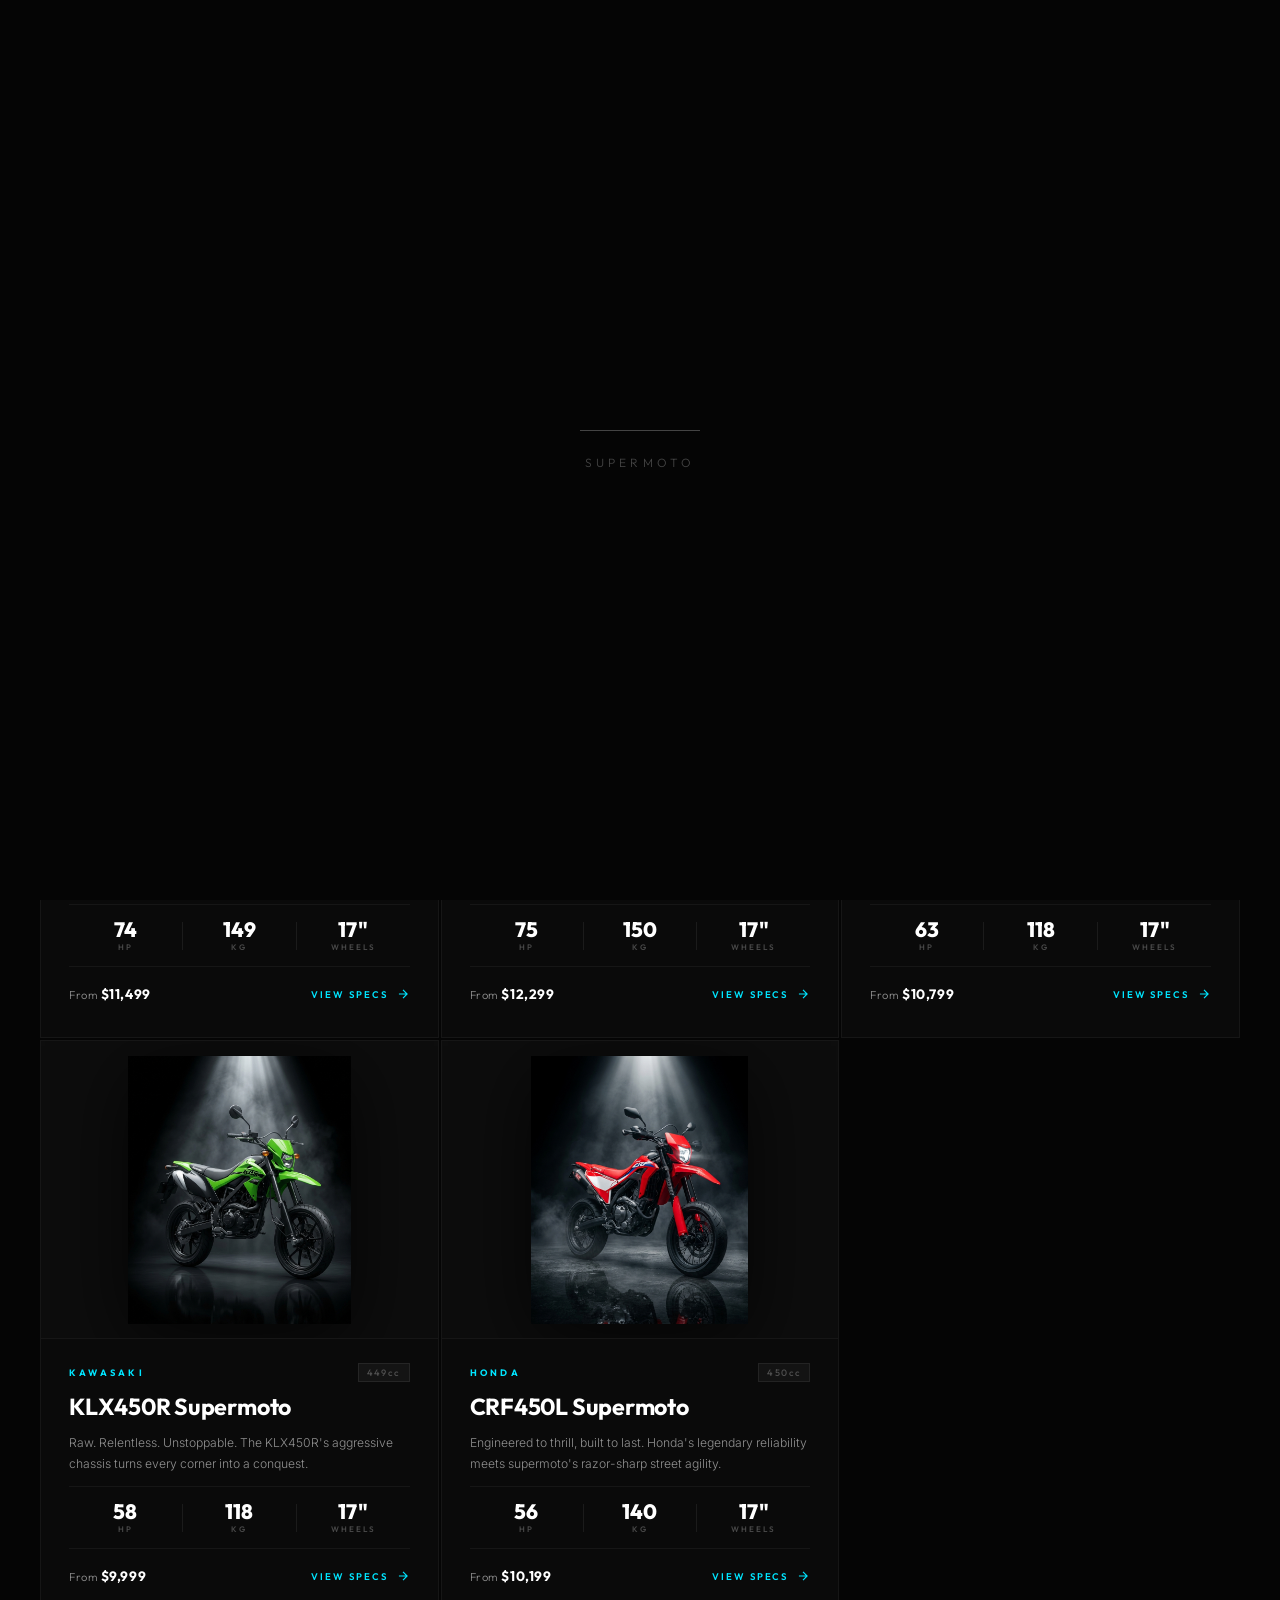
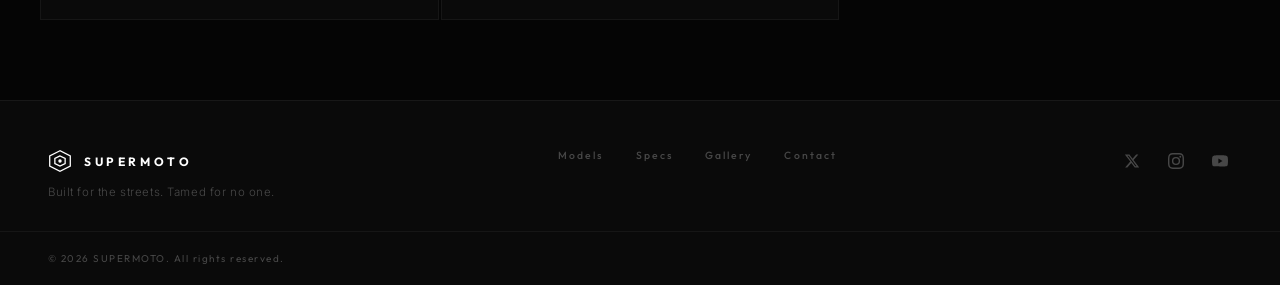
<file: models.html>
<!DOCTYPE html>
<html lang="en">

<head>
  <meta charset="UTF-8">
  <meta name="viewport" content="width=device-width, initial-scale=1.0">
  <meta name="description"
    content="Explore our full lineup of supermoto machines. Five bikes, one obsession — built for the streets.">
  <title>SUPERMOTO | Our Models</title>
  <link rel="preconnect" href="https://fonts.googleapis.com">
  <link rel="preconnect" href="https://fonts.gstatic.com" crossorigin>
  <link
    href="https://fonts.googleapis.com/css2?family=Outfit:wght@100;200;300;400;500;600;700;800;900&family=Inter:wght@100;200;300;400;500;600;700&display=swap"
    rel="stylesheet">
  <link rel="stylesheet" href="asset/css/style.css">
  <link rel="icon"
    href="data:image/svg+xml,<svg xmlns='http://www.w3.org/2000/svg' viewBox='0 0 28 28'><path d='M14 2L2 8v12l12 6 12-6V8L14 2z' stroke='%2300e5ff' stroke-width='1.5' fill='none'/><circle cx='14' cy='14' r='2' fill='%2300e5ff'/></svg>">
</head>

<body class="page-models">

  <!-- Preloader -->
  <div id="preloader" class="preloader">
    <div class="preloader-inner">
      <div class="preloader-line"></div>
      <span class="preloader-text">SUPERMOTO</span>
    </div>
  </div>

  <!-- Mobile Menu Overlay -->
  <div class="mobile-menu-overlay" id="mobile-menu-overlay" aria-hidden="true"></div>

  <!-- Mobile Drawer -->
  <nav class="mobile-drawer" id="mobile-drawer" role="dialog" aria-label="Mobile navigation" aria-hidden="true">
    <button class="mobile-drawer-close" id="mobile-drawer-close" aria-label="Close menu">
      <svg width="20" height="20" viewBox="0 0 24 24" fill="none" stroke="currentColor" stroke-width="2">
        <path d="M18 6 6 18M6 6l12 12" />
      </svg>
    </button>
    <div class="mobile-drawer-logo">SUPERMOTO</div>
    <div class="mobile-drawer-links">
      <a href="index.html" class="mobile-nav-link" data-page="home">HOME</a>
      <a href="models.html" class="mobile-nav-link active" data-page="models">MODELS</a>
      <a href="specs.html" class="mobile-nav-link" data-page="specs">SPECS</a>
      <a href="gallery.html" class="mobile-nav-link" data-page="gallery">GALLERY</a>
      <a href="contact.html" class="mobile-nav-link" data-page="contact">CONTACT</a>
    </div>
    <div class="mobile-drawer-socials">
      <a href="#" class="mobile-social-link" aria-label="Twitter" rel="noopener">
        <svg width="16" height="16" viewBox="0 0 24 24" fill="currentColor">
          <path
            d="M18.244 2.25h3.308l-7.227 8.26 8.502 11.24H16.17l-5.214-6.817L4.99 21.75H1.68l7.73-8.835L1.254 2.25H8.08l4.713 6.231zm-1.161 17.52h1.833L7.084 4.126H5.117z" />
        </svg>
      </a>
      <a href="#" class="mobile-social-link" aria-label="Instagram" rel="noopener">
        <svg width="16" height="16" viewBox="0 0 24 24" fill="currentColor">
          <path
            d="M12 2.163c3.204 0 3.584.012 4.85.07 3.252.148 4.771 1.691 4.919 4.919.058 1.265.069 1.645.069 4.849 0 3.205-.012 3.584-.069 4.849-.149 3.225-1.664 4.771-4.919 4.919-1.266.058-1.644.07-4.85.07-3.204 0-3.584-.012-4.849-.07-3.26-.149-4.771-1.699-4.919-4.92-.058-1.265-.07-1.644-.07-4.849 0-3.204.013-3.583.07-4.849.149-3.227 1.664-4.771 4.919-4.919 1.266-.057 1.645-.069 4.849-.069zM12 0C8.741 0 8.333.014 7.053.072 2.695.272.273 2.69.073 7.052.014 8.333 0 8.741 0 12c0 3.259.014 3.668.072 4.948.2 4.358 2.618 6.78 6.98 6.98C8.333 23.986 8.741 24 12 24c3.259 0 3.668-.014 4.948-.072 4.354-.2 6.782-2.618 6.979-6.98.059-1.28.073-1.689.073-4.948 0-3.259-.014-3.667-.072-4.947-.196-4.354-2.617-6.78-6.979-6.98C15.668.014 15.259 0 12 0zm0 5.838a6.162 6.162 0 1 0 0 12.324 6.162 6.162 0 0 0 0-12.324zM12 16a4 4 0 1 1 0-8 4 4 0 0 1 0 8zm6.406-11.845a1.44 1.44 0 1 0 0 2.881 1.44 1.44 0 0 0 0-2.881z" />
        </svg>
      </a>
      <a href="#" class="mobile-social-link" aria-label="YouTube" rel="noopener">
        <svg width="16" height="16" viewBox="0 0 24 24" fill="currentColor">
          <path
            d="M23.498 6.186a3.016 3.016 0 0 0-2.122-2.136C19.505 3.545 12 3.545 12 3.545s-7.505 0-9.377.505A3.017 3.017 0 0 0 .502 6.186C0 8.07 0 12 0 12s0 3.93.502 5.814a3.016 3.016 0 0 0 2.122 2.136c1.871.505 9.376.505 9.376.505s7.505 0 9.377-.505a3.015 3.015 0 0 0 2.122-2.136C24 15.93 24 12 24 12s0-3.93-.502-5.814zM9.545 15.568V8.432L15.818 12l-6.273 3.568z" />
        </svg>
      </a>
    </div>
  </nav>

  <!-- Sticky Navigation -->
  <header id="main-nav" class="nav models-nav">
    <a href="index.html" class="nav-logo" aria-label="Supermoto home">
      <svg width="28" height="28" viewBox="0 0 28 28" fill="none" xmlns="http://www.w3.org/2000/svg">
        <path d="M14 2L2 8v12l12 6 12-6V8L14 2z" stroke="currentColor" stroke-width="1.5" fill="none" />
        <path d="M14 8l-6 3v6l6 3 6-3v-6l-6-3z" stroke="currentColor" stroke-width="1.5" fill="none" />
        <circle cx="14" cy="14" r="2" fill="currentColor" />
      </svg>
      <span class="nav-logo-text">SUPERMOTO</span>
    </a>
    <nav class="nav-links" aria-label="Main navigation">
      <a href="index.html" class="nav-link">HOME</a>
      <a href="models.html" class="nav-link active">MODELS</a>
      <a href="specs.html" class="nav-link">SPECS</a>
      <a href="gallery.html" class="nav-link">GALLERY</a>
      <a href="contact.html" class="nav-link">CONTACT</a>
    </nav>
    <div class="nav-right">
      <button class="nav-search" aria-label="Search">
        <svg width="18" height="18" viewBox="0 0 24 24" fill="none" stroke="currentColor" stroke-width="2">
          <circle cx="11" cy="11" r="7" />
          <path d="m21 21-4.35-4.35" />
        </svg>
      </button>
      <button class="nav-hamburger" id="nav-hamburger" aria-label="Open menu" aria-expanded="false"
        aria-controls="mobile-drawer">
        <span></span><span></span><span></span>
      </button>
    </div>
  </header>

  <!-- ============ MODELS PAGE ============ -->
  <main class="models-page">

    <!-- Page Header -->
    <section class="models-header">
      <div class="models-bg-text" aria-hidden="true"><span>MODELS</span></div>
      <div class="models-header-content">
        <p class="models-eyebrow">THE LINEUP</p>
        <h1 class="models-title">Our <em>Machines</em></h1>
        <p class="models-subtitle">Five bikes. One obsession. Choose your weapon.</p>
      </div>
    </section>

    <!-- Filter Bar -->
    <section class="models-filter-section">
      <div class="models-filter-bar" role="tablist" aria-label="Filter bikes by brand">
        <button class="filter-btn active" role="tab" aria-selected="true" data-filter="all">ALL</button>
        <button class="filter-btn" role="tab" aria-selected="false" data-filter="husqvarna">HUSQVARNA</button>
        <button class="filter-btn" role="tab" aria-selected="false" data-filter="ktm">KTM</button>
        <button class="filter-btn" role="tab" aria-selected="false" data-filter="yamaha">YAMAHA</button>
        <button class="filter-btn" role="tab" aria-selected="false" data-filter="kawasaki">KAWASAKI</button>
        <button class="filter-btn" role="tab" aria-selected="false" data-filter="honda">HONDA</button>
      </div>
    </section>

    <!-- Model Grid -->
    <section class="models-grid-section">
      <div class="models-grid" id="models-grid">

        <!-- Card 1: Husqvarna -->
        <article class="model-card" data-brand="husqvarna" data-index="0">
          <div class="model-card-inner">
            <div class="model-card-img-wrap">
              <div class="model-card-glow" style="--glow-color: rgba(0,229,255,0.18)"></div>
              <img src="asset/img/husqvana.png" alt="Husqvarna 701 Supermoto" class="model-card-img" loading="eager">
            </div>
            <div class="model-card-body">
              <div class="model-card-meta">
                <span class="model-card-brand">HUSQVARNA</span>
                <span class="model-card-cc">692cc</span>
              </div>
              <h2 class="model-card-name">701 Supermoto</h2>
              <p class="model-card-desc">Born from Dakar DNA. The 701 blends off-road pedigree with supermoto precision
                — razor-sharp, impossibly light.</p>
              <div class="model-card-stats">
                <div class="model-stat">
                  <span class="model-stat-val">74</span>
                  <span class="model-stat-unit">HP</span>
                </div>
                <div class="model-stat-divider"></div>
                <div class="model-stat">
                  <span class="model-stat-val">149</span>
                  <span class="model-stat-unit">KG</span>
                </div>
                <div class="model-stat-divider"></div>
                <div class="model-stat">
                  <span class="model-stat-val">17"</span>
                  <span class="model-stat-unit">WHEELS</span>
                </div>
              </div>
              <div class="model-card-footer">
                <span class="model-card-price">From <strong>$11,499</strong></span>
                <a href="specs.html" class="model-card-cta">
                  VIEW SPECS
                  <svg width="14" height="14" viewBox="0 0 24 24" fill="none" stroke="currentColor" stroke-width="2">
                    <path d="M5 12h14M12 5l7 7-7 7" />
                  </svg>
                </a>
              </div>
            </div>
          </div>
        </article>

        <!-- Card 2: KTM -->
        <article class="model-card" data-brand="ktm" data-index="1">
          <div class="model-card-inner">
            <div class="model-card-img-wrap">
              <div class="model-card-glow" style="--glow-color: rgba(255,100,0,0.2)"></div>
              <img src="asset/img/KTM.png" alt="KTM 690 SMC R" class="model-card-img" loading="lazy">
            </div>
            <div class="model-card-body">
              <div class="model-card-meta">
                <span class="model-card-brand">KTM</span>
                <span class="model-card-cc">693cc</span>
              </div>
              <h2 class="model-card-name">690 SMC R</h2>
              <p class="model-card-desc">Ready to race, ready for the street. The 690 SMC R is pure aggression channeled
                into tarmac-shredding form.</p>
              <div class="model-card-stats">
                <div class="model-stat">
                  <span class="model-stat-val">75</span>
                  <span class="model-stat-unit">HP</span>
                </div>
                <div class="model-stat-divider"></div>
                <div class="model-stat">
                  <span class="model-stat-val">150</span>
                  <span class="model-stat-unit">KG</span>
                </div>
                <div class="model-stat-divider"></div>
                <div class="model-stat">
                  <span class="model-stat-val">17"</span>
                  <span class="model-stat-unit">WHEELS</span>
                </div>
              </div>
              <div class="model-card-footer">
                <span class="model-card-price">From <strong>$12,299</strong></span>
                <a href="specs.html" class="model-card-cta">
                  VIEW SPECS
                  <svg width="14" height="14" viewBox="0 0 24 24" fill="none" stroke="currentColor" stroke-width="2">
                    <path d="M5 12h14M12 5l7 7-7 7" />
                  </svg>
                </a>
              </div>
            </div>
          </div>
        </article>

        <!-- Card 3: Yamaha -->
        <article class="model-card" data-brand="yamaha" data-index="2">
          <div class="model-card-inner">
            <div class="model-card-img-wrap">
              <div class="model-card-glow" style="--glow-color: rgba(30,80,255,0.18)"></div>
              <img src="asset/img/YAMAHA.png" alt="Yamaha WR450F Supermoto" class="model-card-img" loading="lazy">
            </div>
            <div class="model-card-body">
              <div class="model-card-meta">
                <span class="model-card-brand">YAMAHA</span>
                <span class="model-card-cc">450cc</span>
              </div>
              <h2 class="model-card-name">WR450F Supermoto</h2>
              <p class="model-card-desc">Track precision meets street soul. The WR450F's cross-plane engine delivers
                linear, addictive power on any road.</p>
              <div class="model-card-stats">
                <div class="model-stat">
                  <span class="model-stat-val">63</span>
                  <span class="model-stat-unit">HP</span>
                </div>
                <div class="model-stat-divider"></div>
                <div class="model-stat">
                  <span class="model-stat-val">118</span>
                  <span class="model-stat-unit">KG</span>
                </div>
                <div class="model-stat-divider"></div>
                <div class="model-stat">
                  <span class="model-stat-val">17"</span>
                  <span class="model-stat-unit">WHEELS</span>
                </div>
              </div>
              <div class="model-card-footer">
                <span class="model-card-price">From <strong>$10,799</strong></span>
                <a href="specs.html" class="model-card-cta">
                  VIEW SPECS
                  <svg width="14" height="14" viewBox="0 0 24 24" fill="none" stroke="currentColor" stroke-width="2">
                    <path d="M5 12h14M12 5l7 7-7 7" />
                  </svg>
                </a>
              </div>
            </div>
          </div>
        </article>

        <!-- Card 4: Kawasaki -->
        <article class="model-card" data-brand="kawasaki" data-index="3">
          <div class="model-card-inner">
            <div class="model-card-img-wrap">
              <div class="model-card-glow" style="--glow-color: rgba(60,200,0,0.18)"></div>
              <img src="asset/img/KAWASAKI.png" alt="Kawasaki KLX450R Supermoto" class="model-card-img" loading="lazy">
            </div>
            <div class="model-card-body">
              <div class="model-card-meta">
                <span class="model-card-brand">KAWASAKI</span>
                <span class="model-card-cc">449cc</span>
              </div>
              <h2 class="model-card-name">KLX450R Supermoto</h2>
              <p class="model-card-desc">Raw. Relentless. Unstoppable. The KLX450R's aggressive chassis turns every
                corner into a conquest.</p>
              <div class="model-card-stats">
                <div class="model-stat">
                  <span class="model-stat-val">58</span>
                  <span class="model-stat-unit">HP</span>
                </div>
                <div class="model-stat-divider"></div>
                <div class="model-stat">
                  <span class="model-stat-val">118</span>
                  <span class="model-stat-unit">KG</span>
                </div>
                <div class="model-stat-divider"></div>
                <div class="model-stat">
                  <span class="model-stat-val">17"</span>
                  <span class="model-stat-unit">WHEELS</span>
                </div>
              </div>
              <div class="model-card-footer">
                <span class="model-card-price">From <strong>$9,999</strong></span>
                <a href="specs.html" class="model-card-cta">
                  VIEW SPECS
                  <svg width="14" height="14" viewBox="0 0 24 24" fill="none" stroke="currentColor" stroke-width="2">
                    <path d="M5 12h14M12 5l7 7-7 7" />
                  </svg>
                </a>
              </div>
            </div>
          </div>
        </article>

        <!-- Card 5: Honda -->
        <article class="model-card" data-brand="honda" data-index="4">
          <div class="model-card-inner">
            <div class="model-card-img-wrap">
              <div class="model-card-glow" style="--glow-color: rgba(220,30,30,0.18)"></div>
              <img src="asset/img/HONDA.png" alt="Honda CRF450L Supermoto" class="model-card-img" loading="lazy">
            </div>
            <div class="model-card-body">
              <div class="model-card-meta">
                <span class="model-card-brand">HONDA</span>
                <span class="model-card-cc">450cc</span>
              </div>
              <h2 class="model-card-name">CRF450L Supermoto</h2>
              <p class="model-card-desc">Engineered to thrill, built to last. Honda's legendary reliability meets
                supermoto's razor-sharp street agility.</p>
              <div class="model-card-stats">
                <div class="model-stat">
                  <span class="model-stat-val">56</span>
                  <span class="model-stat-unit">HP</span>
                </div>
                <div class="model-stat-divider"></div>
                <div class="model-stat">
                  <span class="model-stat-val">140</span>
                  <span class="model-stat-unit">KG</span>
                </div>
                <div class="model-stat-divider"></div>
                <div class="model-stat">
                  <span class="model-stat-val">17"</span>
                  <span class="model-stat-unit">WHEELS</span>
                </div>
              </div>
              <div class="model-card-footer">
                <span class="model-card-price">From <strong>$10,199</strong></span>
                <a href="specs.html" class="model-card-cta">
                  VIEW SPECS
                  <svg width="14" height="14" viewBox="0 0 24 24" fill="none" stroke="currentColor" stroke-width="2">
                    <path d="M5 12h14M12 5l7 7-7 7" />
                  </svg>
                </a>
              </div>
            </div>
          </div>
        </article>

      </div><!-- /.models-grid -->

      <!-- Empty state (shown when filter has no results) -->
      <div class="models-empty" id="models-empty" aria-live="polite">No models match this filter.</div>

    </section>

  </main>

  <!-- Footer -->
  <footer class="site-footer">
    <div class="footer-inner">
      <div class="footer-brand">
        <a href="index.html" class="footer-logo" aria-label="Supermoto home">
          <svg width="24" height="24" viewBox="0 0 28 28" fill="none">
            <path d="M14 2L2 8v12l12 6 12-6V8L14 2z" stroke="currentColor" stroke-width="1.5" fill="none" />
            <path d="M14 8l-6 3v6l6 3 6-3v-6l-6-3z" stroke="currentColor" stroke-width="1.5" fill="none" />
            <circle cx="14" cy="14" r="2" fill="currentColor" />
          </svg>
          <span>SUPERMOTO</span>
        </a>
        <p class="footer-tagline">Built for the streets. Tamed for no one.</p>
      </div>
      <nav class="footer-links" aria-label="Footer navigation">
        <a href="models.html" class="footer-link">Models</a>
        <a href="specs.html" class="footer-link">Specs</a>
        <a href="gallery.html" class="footer-link">Gallery</a>
        <a href="contact.html" class="footer-link">Contact</a>
      </nav>
      <div class="footer-socials">
        <a href="#" class="footer-social" aria-label="Twitter" rel="noopener">
          <svg width="16" height="16" viewBox="0 0 24 24" fill="currentColor">
            <path
              d="M18.244 2.25h3.308l-7.227 8.26 8.502 11.24H16.17l-5.214-6.817L4.99 21.75H1.68l7.73-8.835L1.254 2.25H8.08l4.713 6.231zm-1.161 17.52h1.833L7.084 4.126H5.117z" />
          </svg>
        </a>
        <a href="#" class="footer-social" aria-label="Instagram" rel="noopener">
          <svg width="16" height="16" viewBox="0 0 24 24" fill="currentColor">
            <path
              d="M12 2.163c3.204 0 3.584.012 4.85.07 3.252.148 4.771 1.691 4.919 4.919.058 1.265.069 1.645.069 4.849 0 3.205-.012 3.584-.069 4.849-.149 3.225-1.664 4.771-4.919 4.919-1.266.058-1.644.07-4.85.07-3.204 0-3.584-.012-4.849-.07-3.26-.149-4.771-1.699-4.919-4.92-.058-1.265-.07-1.644-.07-4.849 0-3.204.013-3.583.07-4.849.149-3.227 1.664-4.771 4.919-4.919 1.266-.057 1.645-.069 4.849-.069zM12 0C8.741 0 8.333.014 7.053.072 2.695.272.273 2.69.073 7.052.014 8.333 0 8.741 0 12c0 3.259.014 3.668.072 4.948.2 4.358 2.618 6.78 6.98 6.98C8.333 23.986 8.741 24 12 24c3.259 0 3.668-.014 4.948-.072 4.354-.2 6.782-2.618 6.979-6.98.059-1.28.073-1.689.073-4.948 0-3.259-.014-3.667-.072-4.947-.196-4.354-2.617-6.78-6.979-6.98C15.668.014 15.259 0 12 0zm0 5.838a6.162 6.162 0 1 0 0 12.324 6.162 6.162 0 0 0 0-12.324zM12 16a4 4 0 1 1 0-8 4 4 0 0 1 0 8zm6.406-11.845a1.44 1.44 0 1 0 0 2.881 1.44 1.44 0 0 0 0-2.881z" />
          </svg>
        </a>
        <a href="#" class="footer-social" aria-label="YouTube" rel="noopener">
          <svg width="16" height="16" viewBox="0 0 24 24" fill="currentColor">
            <path
              d="M23.498 6.186a3.016 3.016 0 0 0-2.122-2.136C19.505 3.545 12 3.545 12 3.545s-7.505 0-9.377.505A3.017 3.017 0 0 0 .502 6.186C0 8.07 0 12 0 12s0 3.93.502 5.814a3.016 3.016 0 0 0 2.122 2.136c1.871.505 9.376.505 9.376.505s7.505 0 9.377-.505a3.015 3.015 0 0 0 2.122-2.136C24 15.93 24 12 24 12s0-3.93-.502-5.814zM9.545 15.568V8.432L15.818 12l-6.273 3.568z" />
          </svg>
        </a>
      </div>
    </div>
    <div class="footer-bottom">
      <span>&copy; 2026 SUPERMOTO. All rights reserved.</span>
    </div>
  </footer>

  <script src="asset/js/script.js"></script>
</body>

</html>
</file>
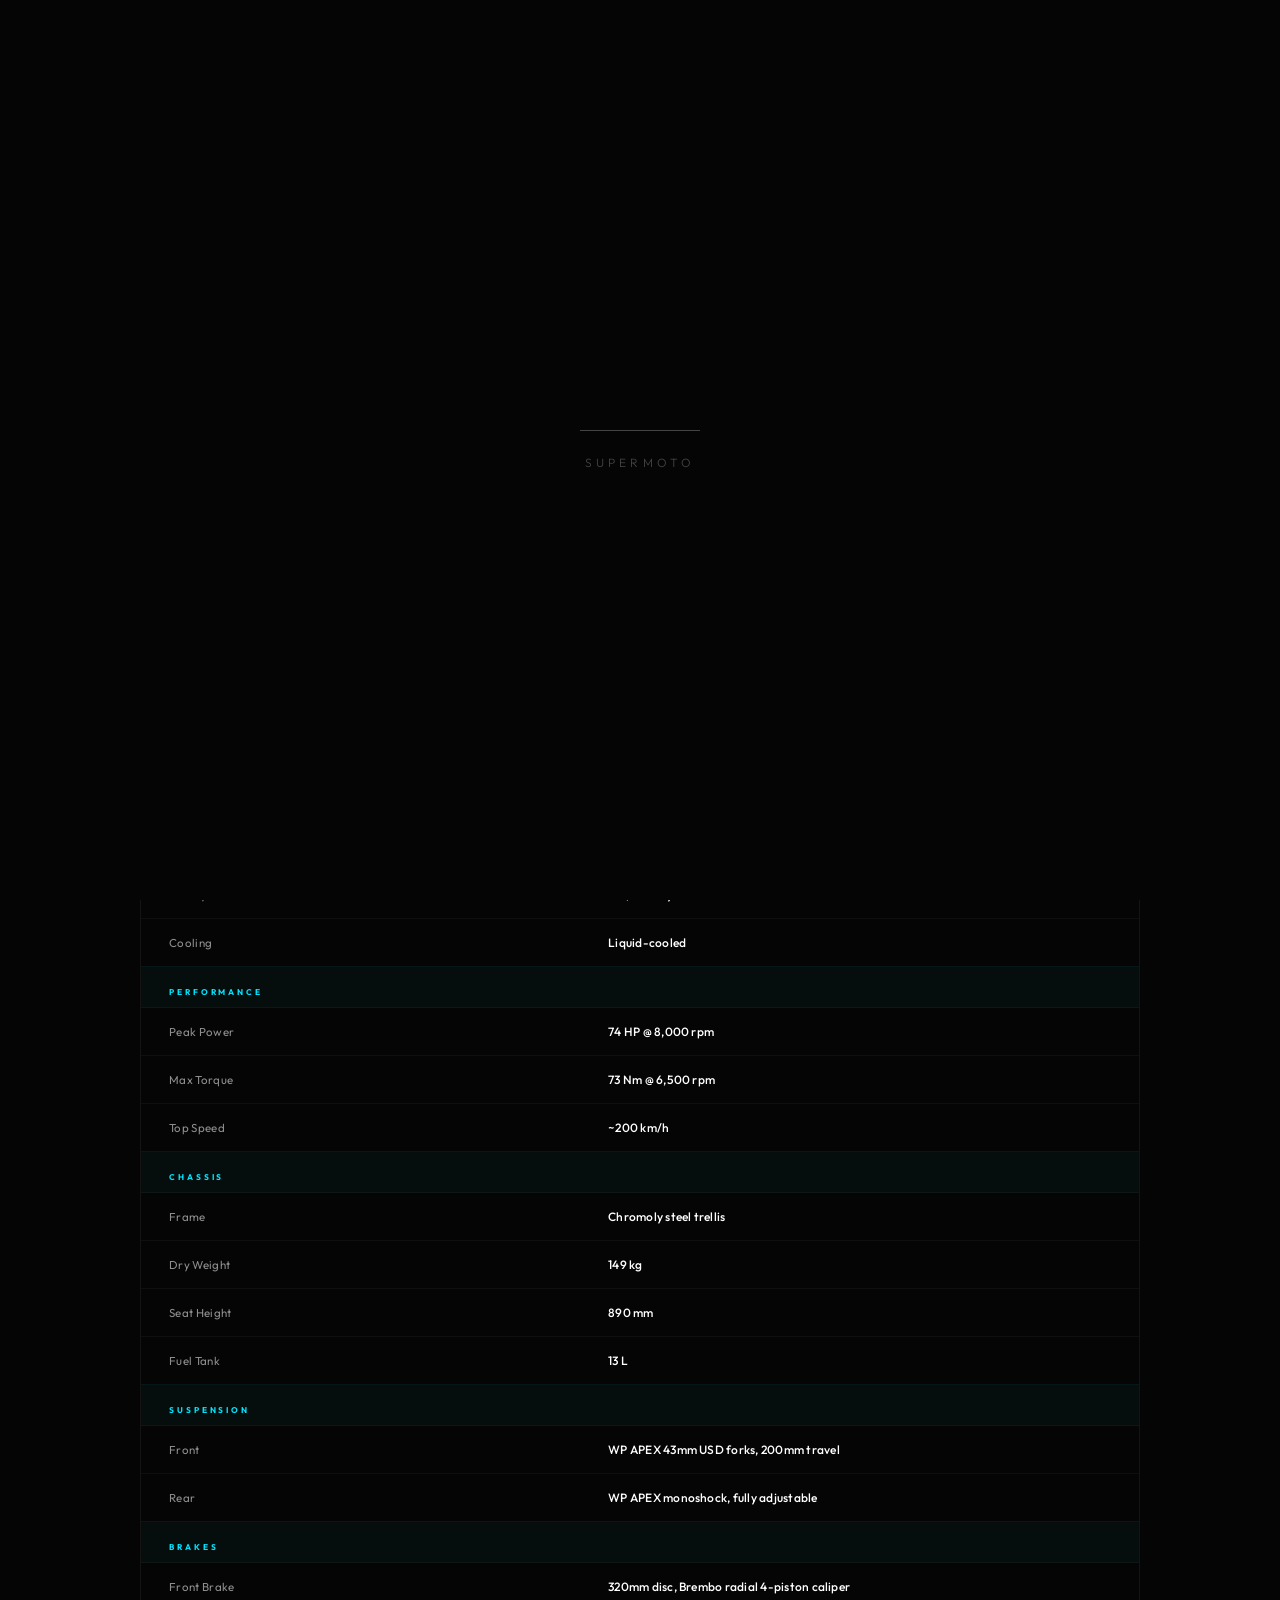
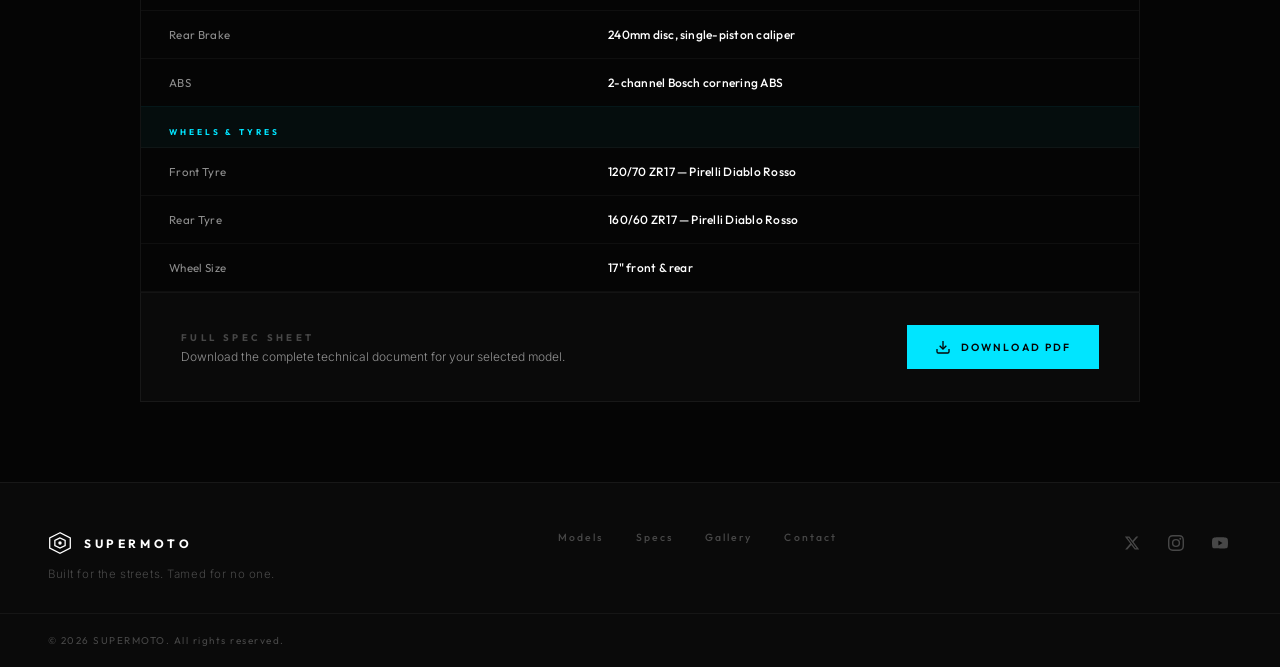
<file: specs.html>
<!DOCTYPE html>
<html lang="en">

<head>
  <meta charset="UTF-8">
  <meta name="viewport" content="width=device-width, initial-scale=1.0">
  <meta name="description"
    content="Full technical specifications for every supermoto in our lineup. Compare engine, suspension, weight, and more side by side.">
  <title>SUPERMOTO | Specifications</title>
  <link rel="preconnect" href="https://fonts.googleapis.com">
  <link rel="preconnect" href="https://fonts.gstatic.com" crossorigin>
  <link
    href="https://fonts.googleapis.com/css2?family=Outfit:wght@100;200;300;400;500;600;700;800;900&family=Inter:wght@100;200;300;400;500;600;700&display=swap"
    rel="stylesheet">
  <link rel="stylesheet" href="asset/css/style.css">
  <link rel="icon"
    href="data:image/svg+xml,<svg xmlns='http://www.w3.org/2000/svg' viewBox='0 0 28 28'><path d='M14 2L2 8v12l12 6 12-6V8L14 2z' stroke='%2300e5ff' stroke-width='1.5' fill='none'/><circle cx='14' cy='14' r='2' fill='%2300e5ff'/></svg>">
</head>

<body class="page-specs">

  <!-- Preloader -->
  <div id="preloader" class="preloader">
    <div class="preloader-inner">
      <div class="preloader-line"></div>
      <span class="preloader-text">SUPERMOTO</span>
    </div>
  </div>

  <!-- Mobile Menu Overlay -->
  <div class="mobile-menu-overlay" id="mobile-menu-overlay" aria-hidden="true"></div>

  <!-- Mobile Drawer -->
  <nav class="mobile-drawer" id="mobile-drawer" role="dialog" aria-label="Mobile navigation" aria-hidden="true">
    <button class="mobile-drawer-close" id="mobile-drawer-close" aria-label="Close menu">
      <svg width="20" height="20" viewBox="0 0 24 24" fill="none" stroke="currentColor" stroke-width="2">
        <path d="M18 6 6 18M6 6l12 12" />
      </svg>
    </button>
    <div class="mobile-drawer-logo">SUPERMOTO</div>
    <div class="mobile-drawer-links">
      <a href="index.html" class="mobile-nav-link" data-page="home">HOME</a>
      <a href="models.html" class="mobile-nav-link" data-page="models">MODELS</a>
      <a href="specs.html" class="mobile-nav-link active" data-page="specs">SPECS</a>
      <a href="gallery.html" class="mobile-nav-link" data-page="gallery">GALLERY</a>
      <a href="contact.html" class="mobile-nav-link" data-page="contact">CONTACT</a>
    </div>
    <div class="mobile-drawer-socials">
      <a href="#" class="mobile-social-link" aria-label="Twitter" rel="noopener">
        <svg width="16" height="16" viewBox="0 0 24 24" fill="currentColor">
          <path
            d="M18.244 2.25h3.308l-7.227 8.26 8.502 11.24H16.17l-5.214-6.817L4.99 21.75H1.68l7.73-8.835L1.254 2.25H8.08l4.713 6.231zm-1.161 17.52h1.833L7.084 4.126H5.117z" />
        </svg>
      </a>
      <a href="#" class="mobile-social-link" aria-label="Instagram" rel="noopener">
        <svg width="16" height="16" viewBox="0 0 24 24" fill="currentColor">
          <path
            d="M12 2.163c3.204 0 3.584.012 4.85.07 3.252.148 4.771 1.691 4.919 4.919.058 1.265.069 1.645.069 4.849 0 3.205-.012 3.584-.069 4.849-.149 3.225-1.664 4.771-4.919 4.919-1.266.058-1.644.07-4.85.07-3.204 0-3.584-.012-4.849-.07-3.26-.149-4.771-1.699-4.919-4.92-.058-1.265-.07-1.644-.07-4.849 0-3.204.013-3.583.07-4.849.149-3.227 1.664-4.771 4.919-4.919 1.266-.057 1.645-.069 4.849-.069zM12 0C8.741 0 8.333.014 7.053.072 2.695.272.273 2.69.073 7.052.014 8.333 0 8.741 0 12c0 3.259.014 3.668.072 4.948.2 4.358 2.618 6.78 6.98 6.98C8.333 23.986 8.741 24 12 24c3.259 0 3.668-.014 4.948-.072 4.354-.2 6.782-2.618 6.979-6.98.059-1.28.073-1.689.073-4.948 0-3.259-.014-3.667-.072-4.947-.196-4.354-2.617-6.78-6.979-6.98C15.668.014 15.259 0 12 0zm0 5.838a6.162 6.162 0 1 0 0 12.324 6.162 6.162 0 0 0 0-12.324zM12 16a4 4 0 1 1 0-8 4 4 0 0 1 0 8zm6.406-11.845a1.44 1.44 0 1 0 0 2.881 1.44 1.44 0 0 0 0-2.881z" />
        </svg>
      </a>
      <a href="#" class="mobile-social-link" aria-label="YouTube" rel="noopener">
        <svg width="16" height="16" viewBox="0 0 24 24" fill="currentColor">
          <path
            d="M23.498 6.186a3.016 3.016 0 0 0-2.122-2.136C19.505 3.545 12 3.545 12 3.545s-7.505 0-9.377.505A3.017 3.017 0 0 0 .502 6.186C0 8.07 0 12 0 12s0 3.93.502 5.814a3.016 3.016 0 0 0 2.122 2.136c1.871.505 9.376.505 9.376.505s7.505 0 9.377-.505a3.015 3.015 0 0 0 2.122-2.136C24 15.93 24 12 24 12s0-3.93-.502-5.814zM9.545 15.568V8.432L15.818 12l-6.273 3.568z" />
        </svg>
      </a>
    </div>
  </nav>

  <!-- Sticky Navigation -->
  <header id="main-nav" class="nav models-nav">
    <a href="index.html" class="nav-logo" aria-label="Supermoto home">
      <svg width="28" height="28" viewBox="0 0 28 28" fill="none" xmlns="http://www.w3.org/2000/svg">
        <path d="M14 2L2 8v12l12 6 12-6V8L14 2z" stroke="currentColor" stroke-width="1.5" fill="none" />
        <path d="M14 8l-6 3v6l6 3 6-3v-6l-6-3z" stroke="currentColor" stroke-width="1.5" fill="none" />
        <circle cx="14" cy="14" r="2" fill="currentColor" />
      </svg>
      <span class="nav-logo-text">SUPERMOTO</span>
    </a>
    <nav class="nav-links" aria-label="Main navigation">
      <a href="index.html" class="nav-link">HOME</a>
      <a href="models.html" class="nav-link">MODELS</a>
      <a href="specs.html" class="nav-link active">SPECS</a>
      <a href="gallery.html" class="nav-link">GALLERY</a>
      <a href="contact.html" class="nav-link">CONTACT</a>
    </nav>
    <div class="nav-right">
      <button class="nav-search" aria-label="Search">
        <svg width="18" height="18" viewBox="0 0 24 24" fill="none" stroke="currentColor" stroke-width="2">
          <circle cx="11" cy="11" r="7" />
          <path d="m21 21-4.35-4.35" />
        </svg>
      </button>
      <button class="nav-hamburger" id="nav-hamburger" aria-label="Open menu" aria-expanded="false"
        aria-controls="mobile-drawer">
        <span></span><span></span><span></span>
      </button>
    </div>
  </header>

  <!-- ============ SPECS PAGE ============ -->
  <main class="specs-page">

    <!-- Page Header -->
    <section class="specs-header">
      <div class="specs-bg-text" aria-hidden="true"><span>SPECS</span></div>
      <div class="specs-header-content">
        <p class="specs-eyebrow">TECHNICAL DATA</p>
        <h1 class="specs-title">Specifi<em>cations</em></h1>
        <p class="specs-subtitle">Every number. Every detail. No compromises.</p>
      </div>
    </section>

    <!-- Bike Selector Tabs -->
    <section class="specs-tabs-section">
      <div class="specs-tab-bar" role="tablist" aria-label="Select bike to view specifications">

        <button class="specs-tab active" role="tab" aria-selected="true" data-bike="0"
          style="--tab-accent: rgba(0,229,255,0.9)">
          <span class="specs-tab-brand">HUSQVARNA</span>
          <span class="specs-tab-model">701 Supermoto</span>
        </button>

        <button class="specs-tab" role="tab" aria-selected="false" data-bike="1"
          style="--tab-accent: rgba(255,107,0,0.9)">
          <span class="specs-tab-brand">KTM</span>
          <span class="specs-tab-model">690 SMC R</span>
        </button>

        <button class="specs-tab" role="tab" aria-selected="false" data-bike="2" style="--tab-accent: rgb(0, 51, 160)">
          <span class="specs-tab-brand">YAMAHA</span>
          <span class="specs-tab-model">WR450F</span>
        </button>

        <button class="specs-tab" role="tab" aria-selected="false" data-bike="3"
          style="--tab-accent: rgba(60,200,0,0.9)">
          <span class="specs-tab-brand">KAWASAKI</span>
          <span class="specs-tab-model">KLX450R</span>
        </button>

        <button class="specs-tab" role="tab" aria-selected="false" data-bike="4"
          style="--tab-accent: rgba(220,30,30,0.9)">
          <span class="specs-tab-brand">HONDA</span>
          <span class="specs-tab-model">CRF450L</span>
        </button>

      </div>
    </section>

    <!-- Spec Content -->
    <section class="specs-content-section">
      <div class="specs-content-inner">

        <!-- Hero Stats Row (animated counters) -->
        <div class="specs-hero-stats" id="specs-hero-stats">
          <div class="specs-hero-stat" data-reveal>
            <div class="specs-hero-num">
              <span class="specs-counter" data-target="74" data-suffix="">74</span>
              <span class="specs-hero-unit">HP</span>
            </div>
            <div class="specs-hero-label">Peak Power</div>
          </div>
          <div class="specs-hero-divider"></div>
          <div class="specs-hero-stat" data-reveal>
            <div class="specs-hero-num">
              <span class="specs-counter" data-target="73" data-suffix="">73</span>
              <span class="specs-hero-unit">NM</span>
            </div>
            <div class="specs-hero-label">Max Torque</div>
          </div>
          <div class="specs-hero-divider"></div>
          <div class="specs-hero-stat" data-reveal>
            <div class="specs-hero-num">
              <span class="specs-counter" data-target="149" data-suffix="">149</span>
              <span class="specs-hero-unit">KG</span>
            </div>
            <div class="specs-hero-label">Dry Weight</div>
          </div>
          <div class="specs-hero-divider"></div>
          <div class="specs-hero-stat" data-reveal>
            <div class="specs-hero-num">
              <span class="specs-counter" data-target="13" data-suffix="">13</span>
              <span class="specs-hero-unit">L</span>
            </div>
            <div class="specs-hero-label">Fuel Tank</div>
          </div>
        </div>

        <!-- Spec Table -->
        <div class="specs-table-wrap">
          <table class="specs-table" id="specs-table" aria-label="Bike specifications">
            <thead>
              <tr>
                <th class="specs-col-label" scope="col">SPECIFICATION</th>
                <th class="specs-col-val" scope="col" id="specs-col-bike">HUSQVARNA 701</th>
              </tr>
            </thead>
            <tbody id="specs-tbody">

              <!-- ENGINE GROUP -->
              <tr class="specs-group-row">
                <td colspan="2" class="specs-group-label">ENGINE</td>
              </tr>
              <tr class="specs-row" data-reveal>
                <td class="specs-label">Engine Type</td>
                <td class="specs-val" data-key="engineType">692cc LC4 single-cylinder, SOHC 4-valve</td>
              </tr>
              <tr class="specs-row" data-reveal>
                <td class="specs-label">Bore × Stroke</td>
                <td class="specs-val" data-key="bore">102 × 84.5 mm</td>
              </tr>
              <tr class="specs-row" data-reveal>
                <td class="specs-label">Compression</td>
                <td class="specs-val" data-key="compression">12.5:1</td>
              </tr>
              <tr class="specs-row" data-reveal>
                <td class="specs-label">Fuel System</td>
                <td class="specs-val" data-key="fuel">EFI, ride-by-wire throttle</td>
              </tr>
              <tr class="specs-row" data-reveal>
                <td class="specs-label">Cooling</td>
                <td class="specs-val" data-key="cooling">Liquid-cooled</td>
              </tr>

              <!-- PERFORMANCE GROUP -->
              <tr class="specs-group-row">
                <td colspan="2" class="specs-group-label">PERFORMANCE</td>
              </tr>
              <tr class="specs-row" data-reveal>
                <td class="specs-label">Peak Power</td>
                <td class="specs-val" data-key="power">74 HP @ 8,000 rpm</td>
              </tr>
              <tr class="specs-row" data-reveal>
                <td class="specs-label">Max Torque</td>
                <td class="specs-val" data-key="torque">73 Nm @ 6,500 rpm</td>
              </tr>
              <tr class="specs-row" data-reveal>
                <td class="specs-label">Top Speed</td>
                <td class="specs-val" data-key="topSpeed">~200 km/h</td>
              </tr>

              <!-- CHASSIS GROUP -->
              <tr class="specs-group-row">
                <td colspan="2" class="specs-group-label">CHASSIS</td>
              </tr>
              <tr class="specs-row" data-reveal>
                <td class="specs-label">Frame</td>
                <td class="specs-val" data-key="frame">Chromoly steel trellis</td>
              </tr>
              <tr class="specs-row" data-reveal>
                <td class="specs-label">Dry Weight</td>
                <td class="specs-val" data-key="weight">149 kg</td>
              </tr>
              <tr class="specs-row" data-reveal>
                <td class="specs-label">Seat Height</td>
                <td class="specs-val" data-key="seatHeight">890 mm</td>
              </tr>
              <tr class="specs-row" data-reveal>
                <td class="specs-label">Fuel Tank</td>
                <td class="specs-val" data-key="tank">13 L</td>
              </tr>

              <!-- SUSPENSION GROUP -->
              <tr class="specs-group-row">
                <td colspan="2" class="specs-group-label">SUSPENSION</td>
              </tr>
              <tr class="specs-row" data-reveal>
                <td class="specs-label">Front</td>
                <td class="specs-val" data-key="suspFront">WP APEX 43mm USD forks, 200mm travel</td>
              </tr>
              <tr class="specs-row" data-reveal>
                <td class="specs-label">Rear</td>
                <td class="specs-val" data-key="suspRear">WP APEX monoshock, fully adjustable</td>
              </tr>

              <!-- BRAKES GROUP -->
              <tr class="specs-group-row">
                <td colspan="2" class="specs-group-label">BRAKES</td>
              </tr>
              <tr class="specs-row" data-reveal>
                <td class="specs-label">Front Brake</td>
                <td class="specs-val" data-key="brakeFront">320mm disc, Brembo radial 4-piston caliper</td>
              </tr>
              <tr class="specs-row" data-reveal>
                <td class="specs-label">Rear Brake</td>
                <td class="specs-val" data-key="brakeRear">240mm disc, single-piston caliper</td>
              </tr>
              <tr class="specs-row" data-reveal>
                <td class="specs-label">ABS</td>
                <td class="specs-val" data-key="abs">2-channel Bosch cornering ABS</td>
              </tr>

              <!-- WHEELS GROUP -->
              <tr class="specs-group-row">
                <td colspan="2" class="specs-group-label">WHEELS &amp; TYRES</td>
              </tr>
              <tr class="specs-row" data-reveal>
                <td class="specs-label">Front Tyre</td>
                <td class="specs-val" data-key="tyreFront">120/70 ZR17 — Pirelli Diablo Rosso</td>
              </tr>
              <tr class="specs-row" data-reveal>
                <td class="specs-label">Rear Tyre</td>
                <td class="specs-val" data-key="tyreRear">160/60 ZR17 — Pirelli Diablo Rosso</td>
              </tr>
              <tr class="specs-row" data-reveal>
                <td class="specs-label">Wheel Size</td>
                <td class="specs-val" data-key="wheels">17" front &amp; rear</td>
              </tr>

            </tbody>
          </table>
        </div>

        <!-- Download CTA -->
        <div class="specs-download-cta" data-reveal>
          <div class="specs-download-inner">
            <div class="specs-download-text">
              <p class="specs-download-label">FULL SPEC SHEET</p>
              <p class="specs-download-desc">Download the complete technical document for your selected model.</p>
            </div>
            <a href="#" class="specs-download-btn" id="specs-download-btn" aria-label="Download spec sheet">
              <svg width="16" height="16" viewBox="0 0 24 24" fill="none" stroke="currentColor" stroke-width="2">
                <path d="M21 15v4a2 2 0 0 1-2 2H5a2 2 0 0 1-2-2v-4" />
                <polyline points="7 10 12 15 17 10" />
                <line x1="12" y1="15" x2="12" y2="3" />
              </svg>
              DOWNLOAD PDF
            </a>
          </div>
        </div>

      </div>
    </section>

  </main>

  <!-- Footer -->
  <footer class="site-footer">
    <div class="footer-inner">
      <div class="footer-brand">
        <a href="index.html" class="footer-logo" aria-label="Supermoto home">
          <svg width="24" height="24" viewBox="0 0 28 28" fill="none">
            <path d="M14 2L2 8v12l12 6 12-6V8L14 2z" stroke="currentColor" stroke-width="1.5" fill="none" />
            <path d="M14 8l-6 3v6l6 3 6-3v-6l-6-3z" stroke="currentColor" stroke-width="1.5" fill="none" />
            <circle cx="14" cy="14" r="2" fill="currentColor" />
          </svg>
          <span>SUPERMOTO</span>
        </a>
        <p class="footer-tagline">Built for the streets. Tamed for no one.</p>
      </div>
      <nav class="footer-links" aria-label="Footer navigation">
        <a href="models.html" class="footer-link">Models</a>
        <a href="specs.html" class="footer-link">Specs</a>
        <a href="gallery.html" class="footer-link">Gallery</a>
        <a href="contact.html" class="footer-link">Contact</a>
      </nav>
      <div class="footer-socials">
        <a href="#" class="footer-social" aria-label="Twitter" rel="noopener">
          <svg width="16" height="16" viewBox="0 0 24 24" fill="currentColor">
            <path
              d="M18.244 2.25h3.308l-7.227 8.26 8.502 11.24H16.17l-5.214-6.817L4.99 21.75H1.68l7.73-8.835L1.254 2.25H8.08l4.713 6.231zm-1.161 17.52h1.833L7.084 4.126H5.117z" />
          </svg>
        </a>
        <a href="#" class="footer-social" aria-label="Instagram" rel="noopener">
          <svg width="16" height="16" viewBox="0 0 24 24" fill="currentColor">
            <path
              d="M12 2.163c3.204 0 3.584.012 4.85.07 3.252.148 4.771 1.691 4.919 4.919.058 1.265.069 1.645.069 4.849 0 3.205-.012 3.584-.069 4.849-.149 3.225-1.664 4.771-4.919 4.919-1.266.058-1.644.07-4.85.07-3.204 0-3.584-.012-4.849-.07-3.26-.149-4.771-1.699-4.919-4.92-.058-1.265-.07-1.644-.07-4.849 0-3.204.013-3.583.07-4.849.149-3.227 1.664-4.771 4.919-4.919 1.266-.057 1.645-.069 4.849-.069zM12 0C8.741 0 8.333.014 7.053.072 2.695.272.273 2.69.073 7.052.014 8.333 0 8.741 0 12c0 3.259.014 3.668.072 4.948.2 4.358 2.618 6.78 6.98 6.98C8.333 23.986 8.741 24 12 24c3.259 0 3.668-.014 4.948-.072 4.354-.2 6.782-2.618 6.979-6.98.059-1.28.073-1.689.073-4.948 0-3.259-.014-3.667-.072-4.947-.196-4.354-2.617-6.78-6.979-6.98C15.668.014 15.259 0 12 0zm0 5.838a6.162 6.162 0 1 0 0 12.324 6.162 6.162 0 0 0 0-12.324zM12 16a4 4 0 1 1 0-8 4 4 0 0 1 0 8zm6.406-11.845a1.44 1.44 0 1 0 0 2.881 1.44 1.44 0 0 0 0-2.881z" />
          </svg>
        </a>
        <a href="#" class="footer-social" aria-label="YouTube" rel="noopener">
          <svg width="16" height="16" viewBox="0 0 24 24" fill="currentColor">
            <path
              d="M23.498 6.186a3.016 3.016 0 0 0-2.122-2.136C19.505 3.545 12 3.545 12 3.545s-7.505 0-9.377.505A3.017 3.017 0 0 0 .502 6.186C0 8.07 0 12 0 12s0 3.93.502 5.814a3.016 3.016 0 0 0 2.122 2.136c1.871.505 9.376.505 9.376.505s7.505 0 9.377-.505a3.015 3.015 0 0 0 2.122-2.136C24 15.93 24 12 24 12s0-3.93-.502-5.814zM9.545 15.568V8.432L15.818 12l-6.273 3.568z" />
          </svg>
        </a>
      </div>
    </div>
    <div class="footer-bottom">
      <span>&copy; 2026 SUPERMOTO. All rights reserved.</span>
    </div>
  </footer>

  <script src="asset/js/script.js"></script>
</body>

</html>
</file>
<file: asset/css/style.css>
/* ============================================
   SUPERMOTO — Premium Landing Page Styles
   ============================================ */

/* ---------- Reset & Base ---------- */
*,
*::before,
*::after {
  margin: 0;
  padding: 0;
  box-sizing: border-box;
}

:root {
  --accent: #00e5ff;
  --accent-dim: rgba(0, 229, 255, 0.35);
  --accent-glow: rgba(0, 229, 255, 0.12);
  --bg-dark: #0a0a0a;
  --bg-deep: #050505;
  --text-primary: #ffffff;
  --text-secondary: rgba(255, 255, 255, 0.55);
  --text-muted: rgba(255, 255, 255, 0.25);
  --font-display: 'Outfit', sans-serif;
  --font-body: 'Inter', sans-serif;
}

html {
  font-size: 16px;
  scroll-behavior: smooth;
}

body {
  font-family: var(--font-body);
  background: var(--bg-deep);
  color: var(--text-primary);
  overflow-x: hidden;
  -webkit-font-smoothing: antialiased;
  -moz-osx-font-smoothing: grayscale;
}

a {
  text-decoration: none;
  color: inherit;
}

button {
  background: none;
  border: none;
  cursor: pointer;
  color: inherit;
  font-family: inherit;
}

/* ---------- Preloader ---------- */
.preloader {
  position: fixed;
  inset: 0;
  z-index: 9999;
  background: var(--bg-deep);
  display: flex;
  align-items: center;
  justify-content: center;
  transition: opacity 0.6s ease, visibility 0.6s ease;
}

.preloader.hidden {
  opacity: 0;
  visibility: hidden;
  pointer-events: none;
}

.preloader-inner {
  display: flex;
  flex-direction: column;
  align-items: center;
  gap: 24px;
}

.preloader-line {
  width: 120px;
  height: 1px;
  background: var(--text-muted);
  position: relative;
  overflow: hidden;
}

.preloader-line::after {
  content: '';
  position: absolute;
  top: 0;
  left: -100%;
  width: 100%;
  height: 100%;
  background: var(--accent);
  animation: preloaderSlide 1.2s ease-in-out infinite;
}

@keyframes preloaderSlide {
  0% {
    left: -100%;
  }

  50% {
    left: 0;
  }

  100% {
    left: 100%;
  }
}

.preloader-text {
  font-family: var(--font-display);
  font-size: 0.75rem;
  letter-spacing: 0.35em;
  color: var(--text-muted);
  font-weight: 300;
}

/* ---------- Hero Section ---------- */
.hero {
  position: relative;
  width: 100%;
  height: 100vh;
  min-height: 600px;
  overflow: hidden;
  display: flex;
  align-items: center;
  justify-content: center;
}

/* ---------- Atmospheric Background ---------- */
.hero-bg {
  position: absolute;
  inset: 0;
  z-index: 0;
  background: var(--bg-dark);
}

.hero-spotlight {
  position: absolute;
  inset: 0;
  background: radial-gradient(ellipse 60% 55% at 50% 45%,
      rgba(255, 255, 255, 0.04) 0%,
      rgba(0, 229, 255, 0.015) 30%,
      transparent 70%);
}

.hero-vignette {
  position: absolute;
  inset: 0;
  background: radial-gradient(ellipse 80% 80% at 50% 50%,
      transparent 30%,
      rgba(0, 0, 0, 0.65) 100%);
  z-index: 1;
}

.hero-grain {
  position: absolute;
  inset: 0;
  opacity: 0.03;
  z-index: 2;
  background-image: url("data:image/svg+xml,%3Csvg viewBox='0 0 256 256' xmlns='http://www.w3.org/2000/svg'%3E%3Cfilter id='noise'%3E%3CfeTurbulence type='fractalNoise' baseFrequency='0.9' numOctaves='4' stitchTiles='stitch'/%3E%3C/filter%3E%3Crect width='100%25' height='100%25' filter='url(%23noise)'/%3E%3C/svg%3E");
  background-repeat: repeat;
  background-size: 128px 128px;
  pointer-events: none;
}

/* ---------- Background Text (Faded) ---------- */
.bg-text {
  position: absolute;
  top: 50%;
  left: 50%;
  transform: translate(-50%, -55%);
  z-index: 1;
  pointer-events: none;
  user-select: none;
  overflow: hidden;
}

.bg-text span {
  font-family: var(--font-display);
  font-size: clamp(6rem, 14vw, 16rem);
  font-weight: 900;
  color: transparent;
  -webkit-text-stroke: 1px rgba(255, 255, 255, 0.035);
  letter-spacing: 0.05em;
  white-space: nowrap;
  display: block;
}

/* ---------- Navigation ---------- */
.nav {
  position: absolute;
  top: 0;
  left: 0;
  right: 0;
  z-index: 100;
  display: flex;
  align-items: center;
  justify-content: space-between;
  padding: 28px 48px;
}

.nav-logo {
  color: var(--text-primary);
  opacity: 0;
  animation: fadeSlideDown 0.8s ease forwards 1.2s;
  display: flex;
  align-items: center;
  gap: 10px;
}

.nav-logo svg {
  transition: color 0.3s ease;
  flex-shrink: 0;
}

.nav-logo:hover svg {
  color: var(--accent);
}

.nav-logo-text {
  font-family: var(--font-display);
  font-size: 0.88rem;
  font-weight: 700;
  letter-spacing: 0.08em;
  color: var(--text-primary);
  transition: color 0.3s ease;
  white-space: nowrap;
}

.nav-logo:hover .nav-logo-text {
  color: var(--accent);
}

.nav-links {
  display: flex;
  gap: 36px;
  opacity: 0;
  animation: fadeSlideDown 0.8s ease forwards 1.4s;
}

.nav-link {
  font-family: var(--font-display);
  font-size: 0.7rem;
  font-weight: 400;
  letter-spacing: 0.2em;
  color: var(--text-secondary);
  position: relative;
  padding: 4px 0;
  transition: color 0.3s ease;
}

.nav-link::after {
  content: '';
  position: absolute;
  bottom: -2px;
  left: 0;
  width: 0;
  height: 1px;
  background: var(--accent);
  transition: width 0.3s ease;
}

.nav-link:hover,
.nav-link.active {
  color: var(--text-primary);
}

.nav-link:hover::after,
.nav-link.active::after {
  width: 100%;
}

.nav-search {
  color: var(--text-secondary);
  transition: color 0.3s ease;
  padding: 4px;
}

.nav-search:hover {
  color: var(--accent);
}

/* ---------- Nav Scrolled State (hero page) ---------- */
.nav.scrolled {
  position: fixed;
  background: rgba(5, 5, 5, 0.82);
  backdrop-filter: blur(20px);
  -webkit-backdrop-filter: blur(20px);
  border-bottom: 1px solid rgba(255, 255, 255, 0.06);
  padding-top: 18px;
  padding-bottom: 18px;
  transition: background 0.4s ease, backdrop-filter 0.4s ease, border-color 0.4s ease, padding 0.4s ease;
}


.social-links {
  position: absolute;
  right: 48px;
  top: 50%;
  transform: translateY(-50%);
  z-index: 100;
  display: flex;
  flex-direction: column;
  align-items: center;
  gap: 20px;
  opacity: 0;
  animation: fadeSlideLeft 0.8s ease forwards 1.8s;
}

.social-link {
  color: var(--text-muted);
  transition: color 0.3s ease, transform 0.3s ease;
  padding: 6px;
}

.social-link:hover {
  color: var(--accent);
  transform: scale(1.15);
}

.social-line {
  width: 1px;
  height: 48px;
  background: linear-gradient(to bottom, var(--text-muted), transparent);
  margin-top: 4px;
}

/* ---------- Carousel Arrows ---------- */
.carousel-arrows {
  position: absolute;
  top: 50%;
  left: 0;
  right: 0;
  transform: translateY(-50%);
  z-index: 50;
  display: flex;
  justify-content: space-between;
  padding: 0 100px;
  pointer-events: none;
}

.carousel-arrow {
  pointer-events: all;
  width: 48px;
  height: 48px;
  border-radius: 50%;
  border: 1px solid rgba(255, 255, 255, 0.1);
  display: flex;
  align-items: center;
  justify-content: center;
  color: var(--text-secondary);
  transition: all 0.3s ease;
  backdrop-filter: blur(4px);
  background: rgba(255, 255, 255, 0.03);
  opacity: 0;
  animation: fadeIn 0.8s ease forwards 2s;
}

.carousel-arrow:hover {
  border-color: var(--accent);
  color: var(--accent);
  background: rgba(0, 229, 255, 0.06);
  box-shadow: 0 0 24px rgba(0, 229, 255, 0.1);
}

/* ---------- Hero Bike ---------- */
.hero-bike {
  position: absolute;
  top: 50%;
  left: 50%;
  transform: translate(-50%, -50%) scale(0.92);
  z-index: 10;
  display: grid;
  align-items: center;
  justify-content: center;
  width: min(720px, 90vw);
  opacity: 0;
  animation: bikeReveal 1.4s cubic-bezier(0.16, 1, 0.3, 1) forwards 0.6s;
}

.hero-bike img {
  grid-area: 1 / 1;
  width: 100%;
  height: auto;
  object-fit: contain;
  filter: drop-shadow(0 20px 60px rgba(0, 0, 0, 0.6)) drop-shadow(0 0 80px rgba(0, 229, 255, 0.06));
  transition: opacity 0.6s cubic-bezier(0.16, 1, 0.3, 1), transform 0.6s cubic-bezier(0.16, 1, 0.3, 1);
  opacity: 0;
  pointer-events: none;
  transform: translate(var(--px, 0px), var(--py, 0px)) scale(1);
}

.hero-bike img.active {
  opacity: 1;
  pointer-events: auto;
}

.hero-bike:hover img.active {
  transform: translate(var(--px, 0px), var(--py, 0px)) scale(1.02);
}

/* Keep the wrapper itself centered after animation settles */
.hero-bike.revealed,
.hero-bike[style] {
  transform: translate(-50%, -50%) scale(1);
}

/* ---------- Bottom Content ---------- */
.bottom-content {
  position: absolute;
  bottom: 0;
  left: 0;
  right: 0;
  z-index: 100;
  display: flex;
  justify-content: space-between;
  align-items: flex-end;
  padding: 0 48px 40px;
  gap: 40px;
}

/* -- Tagline Block -- */
.tagline-block {
  max-width: 380px;
  opacity: 0;
  animation: fadeSlideUp 1s ease forwards 1.6s;
}

.tagline {
  font-family: var(--font-display);
  font-size: clamp(1.6rem, 3vw, 2.4rem);
  font-weight: 700;
  line-height: 1.2;
  margin-bottom: 20px;
}

.tagline-line {
  display: block;
  overflow: hidden;
}

.tagline-line[data-delay="1"] {
  color: var(--text-secondary);
  font-weight: 400;
  font-size: clamp(1.3rem, 2.4vw, 1.9rem);
}

.cta-link {
  display: inline-flex;
  align-items: center;
  gap: 10px;
  font-family: var(--font-display);
  font-size: 0.7rem;
  font-weight: 500;
  letter-spacing: 0.2em;
  color: var(--accent);
  padding: 10px 0;
  position: relative;
  transition: gap 0.3s ease;
}

.cta-link::before {
  content: '';
  position: absolute;
  bottom: 6px;
  left: 0;
  width: 0;
  height: 1px;
  background: var(--accent);
  transition: width 0.4s ease;
}

.cta-link:hover {
  gap: 16px;
}

.cta-link:hover::before {
  width: calc(100% - 28px);
}

.cta-arrow {
  transition: transform 0.3s ease;
}

.cta-link:hover .cta-arrow {
  transform: translateX(4px);
}

/* -- Features Columns -- */
.features {
  display: flex;
  gap: 0;
  align-items: flex-start;
  opacity: 0;
  animation: fadeSlideUp 1s ease forwards 1.8s;
}

.feature-col {
  padding: 16px 28px;
  max-width: 220px;
  position: relative;
  cursor: default;
  transition: background 0.3s ease;
}

.feature-col:hover {
  background: rgba(255, 255, 255, 0.02);
}

.feature-col:hover .feature-number {
  color: var(--accent);
  text-shadow: 0 0 20px var(--accent-dim);
}

.feature-col:hover .feature-icon {
  color: var(--accent);
}

.feature-number {
  font-family: var(--font-display);
  font-size: 4rem;
  font-weight: 800;
  color: rgba(255, 255, 255, 0.04);
  position: absolute;
  top: -10px;
  right: 12px;
  line-height: 1;
  transition: color 0.4s ease, text-shadow 0.4s ease;
  pointer-events: none;
  user-select: none;
}

.feature-icon {
  color: var(--text-secondary);
  margin-bottom: 12px;
  transition: color 0.3s ease;
}

.feature-heading {
  font-family: var(--font-display);
  font-size: 0.65rem;
  font-weight: 600;
  letter-spacing: 0.25em;
  color: var(--text-primary);
  margin-bottom: 8px;
}

.feature-text {
  font-size: 0.72rem;
  font-weight: 300;
  line-height: 1.65;
  color: var(--text-secondary);
}

.feature-divider {
  width: 1px;
  height: 100px;
  background: linear-gradient(to bottom, transparent, rgba(255, 255, 255, 0.08), transparent);
  align-self: center;
  flex-shrink: 0;
}

/* ---------- Animations ---------- */
@keyframes fadeSlideDown {
  from {
    opacity: 0;
    transform: translateY(-16px);
  }

  to {
    opacity: 1;
    transform: translateY(0);
  }
}

@keyframes fadeSlideUp {
  from {
    opacity: 0;
    transform: translateY(24px);
  }

  to {
    opacity: 1;
    transform: translateY(0);
  }
}

@keyframes fadeSlideLeft {
  from {
    opacity: 0;
    transform: translate(16px, -50%);
  }

  to {
    opacity: 1;
    transform: translate(0, -50%);
  }
}

@keyframes fadeIn {
  from {
    opacity: 0;
  }

  to {
    opacity: 1;
  }
}

@keyframes bikeReveal {
  from {
    opacity: 0;
    transform: translate(-50%, -50%) scale(0.92);
  }

  to {
    opacity: 1;
    transform: translate(-50%, -50%) scale(1);
  }
}

/* ---------- Parallax & Interactive Glow ---------- */
.hero-bike.parallax-active img {
  transition: transform 0.1s ease-out;
}

/* ---------- Responsive ---------- */
@media (max-width: 1100px) {
  .bottom-content {
    flex-direction: column;
    align-items: flex-start;
    padding: 0 36px 32px;
    gap: 28px;
  }

  .features {
    width: 100%;
    justify-content: flex-start;
  }

  .carousel-arrows {
    padding: 0 48px;
  }
}

@media (max-width: 768px) {
  .nav {
    padding: 20px 24px;
    position: fixed;
    background: rgba(5, 5, 5, 0.95);
    backdrop-filter: blur(16px);
    -webkit-backdrop-filter: blur(16px);
    border-bottom: 1px solid rgba(255, 255, 255, 0.06);
  }

  .nav-links {
    gap: 18px;
  }

  .nav-link {
    font-size: 0.6rem;
  }

  .social-links {
    display: none;
  }

  .carousel-arrows {
    padding: 0 24px;
  }

  .carousel-arrow {
    width: 36px;
    height: 36px;
  }

  .hero-bike {
    width: 90vw;
  }

  .bottom-content {
    padding: 0 24px 24px;
    gap: 20px;
    pointer-events: none;
  }

  .tagline-block {
    pointer-events: all;
  }

  .features {
    flex-direction: column;
    gap: 0;
  }

  .feature-divider {
    width: 100%;
    height: 1px;
    background: linear-gradient(to right, transparent, rgba(255, 255, 255, 0.08), transparent);
  }

  .feature-col {
    max-width: 100%;
    padding: 16px 0;
  }

  .feature-number {
    font-size: 3rem;
  }
}

/* ---------- Hamburger Button (mobile only) ---------- */
.nav-hamburger {
  display: none;
  flex-direction: column;
  justify-content: center;
  align-items: center;
  gap: 5px;
  width: 36px;
  height: 36px;
  padding: 4px;
  background: none;
  border: none;
  cursor: pointer;
  z-index: 200;
}

.nav-hamburger span {
  display: block;
  width: 22px;
  height: 1.5px;
  background: var(--text-secondary);
  border-radius: 2px;
  transition: transform 0.35s cubic-bezier(0.16, 1, 0.3, 1),
    opacity 0.25s ease,
    width 0.3s ease;
  transform-origin: center;
}

.nav-hamburger.open span:nth-child(1) {
  transform: translateY(6.5px) rotate(45deg);
}

.nav-hamburger.open span:nth-child(2) {
  opacity: 0;
  width: 0;
}

.nav-hamburger.open span:nth-child(3) {
  transform: translateY(-6.5px) rotate(-45deg);
}

/* ---------- Mobile Menu Overlay ---------- */
.mobile-menu-overlay {
  display: none;
  position: fixed;
  inset: 0;
  z-index: 149;
  background: rgba(0, 0, 0, 0.55);
  backdrop-filter: blur(4px);
  opacity: 0;
  transition: opacity 0.35s ease;
  pointer-events: none;
}

.mobile-menu-overlay.open {
  opacity: 1;
  pointer-events: all;
}

/* ---------- Mobile Drawer ---------- */
.mobile-drawer {
  position: fixed;
  top: 0;
  right: 0;
  bottom: 0;
  z-index: 150;
  width: min(320px, 85vw);
  background: rgba(8, 8, 8, 0.97);
  border-left: 1px solid rgba(255, 255, 255, 0.07);
  display: flex;
  flex-direction: column;
  padding: 32px 28px 40px;
  gap: 32px;
  transform: translateX(100%);
  transition: transform 0.4s cubic-bezier(0.16, 1, 0.3, 1);
  backdrop-filter: blur(20px);
}

.mobile-drawer.open {
  transform: translateX(0);
}

.mobile-drawer-close {
  position: absolute;
  top: 24px;
  right: 24px;
  width: 36px;
  height: 36px;
  display: flex;
  align-items: center;
  justify-content: center;
  color: var(--text-secondary);
  transition: color 0.3s ease;
  padding: 4px;
}

.mobile-drawer-close:hover {
  color: var(--accent);
}

.mobile-drawer-logo {
  font-family: var(--font-display);
  font-size: 0.7rem;
  font-weight: 700;
  letter-spacing: 0.35em;
  color: var(--text-muted);
  padding-top: 8px;
}

.mobile-drawer-links {
  display: flex;
  flex-direction: column;
  gap: 4px;
  flex: 1;
  margin-top: 8px;
}

.mobile-nav-link {
  font-family: var(--font-display);
  font-size: 1.4rem;
  font-weight: 700;
  letter-spacing: 0.05em;
  color: var(--text-secondary);
  padding: 10px 0;
  border-bottom: 1px solid rgba(255, 255, 255, 0.05);
  transition: color 0.3s ease, padding-left 0.3s ease;
  display: block;
}

.mobile-nav-link:hover,
.mobile-nav-link.active {
  color: var(--text-primary);
  padding-left: 8px;
}

.mobile-nav-link.active {
  color: var(--accent);
}

.mobile-drawer-socials {
  display: flex;
  gap: 20px;
  align-items: center;
}

.mobile-social-link {
  color: var(--text-muted);
  transition: color 0.3s ease, transform 0.3s ease;
  padding: 4px;
}

.mobile-social-link:hover {
  color: var(--accent);
  transform: scale(1.15);
}

/* ---------- Nav Right Wrapper ---------- */
.nav-right {
  display: flex;
  align-items: center;
  gap: 12px;
  opacity: 0;
  animation: fadeSlideDown 0.8s ease forwards 1.6s;
}

/* Show hamburger, hide nav-links on mobile */
@media (max-width: 768px) {
  .nav-hamburger {
    display: flex;
  }

  .mobile-menu-overlay {
    display: block;
  }
}

@media (max-width: 480px) {
  .nav-links {
    display: none;
  }

  .bg-text span {
    font-size: 4rem;
  }

  .tagline {
    font-size: 1.4rem;
  }

  .tagline-line[data-delay="1"] {
    font-size: 1.1rem;
  }

  .features {
    display: flex;
    flex-direction: column;
    gap: 0;
  }

  .feature-col {
    padding: 6px 0;
    max-width: 100%;
  }

  .feature-col:hover {
    background: none;
  }

  .feature-number {
    font-size: 1.8rem;
    top: -4px;
    right: 4px;
  }

  .feature-icon svg {
    width: 20px;
    height: 20px;
  }

  .feature-icon {
    margin-bottom: 6px;
  }

  .feature-heading {
    font-size: 0.52rem;
    margin-bottom: 4px;
  }

  .feature-text {
    font-size: 0.6rem;
    line-height: 1.5;
  }

  .feature-divider {
    width: 100%;
    height: 1px;
    background: linear-gradient(to right, transparent, rgba(255, 255, 255, 0.06), transparent);
  }

  .cta-link {
    pointer-events: all;
  }
}

@media (max-width: 480px) {
  .mobile-drawer {
    padding: 24px 20px 32px;
    gap: 24px;
  }

  .mobile-drawer-links {
    gap: 2px;
  }

  .mobile-nav-link {
    font-size: 1rem;
    padding: 8px 0;
  }

  .mobile-drawer-logo {
    font-size: 0.6rem;
    padding-top: 4px;
  }
}
.bike-indicator {
  position: absolute;
  top: 112px;
  left: 48px;
  transform: none;
  z-index: 100;
  display: flex;
  flex-direction: column;
  align-items: flex-start;
  gap: 4px;
  pointer-events: none;
  opacity: 0;
  animation: fadeSlideDown 0.8s ease forwards 2.1s;
}

.bike-brand {
  font-family: var(--font-display);
  font-size: 1.1rem;
  font-weight: 800;
  letter-spacing: 0.3em;
  color: var(--accent);
  text-transform: uppercase;
  transition: opacity 0.35s ease;
  line-height: 1;
}

.bike-model {
  font-family: var(--font-display);
  font-size: 0.78rem;
  font-weight: 300;
  letter-spacing: 0.35em;
  color: var(--text-secondary);
  text-transform: uppercase;
  transition: opacity 0.35s ease;
  line-height: 1;
}

.bike-indicator.transitioning .bike-brand,
.bike-indicator.transitioning .bike-model {
  opacity: 0;
}

/* ---------- Carousel Dots ---------- */
.carousel-dots {
  position: absolute;
  bottom: 28px;
  left: 50%;
  transform: translateX(-50%);
  z-index: 100;
  display: flex;
  gap: 8px;
  align-items: center;
  opacity: 0;
  animation: fadeIn 0.8s ease forwards 2.2s;
}

.carousel-dot {
  width: 5px;
  height: 5px;
  border-radius: 50%;
  background: var(--text-muted);
  border: none;
  padding: 0;
  cursor: pointer;
  transition: background 0.3s ease, transform 0.3s ease, width 0.3s ease;
  flex-shrink: 0;
}

.carousel-dot.active {
  background: var(--accent);
  width: 20px;
  border-radius: 3px;
  box-shadow: 0 0 8px var(--accent-dim);
}

.carousel-dot:hover:not(.active) {
  background: var(--text-secondary);
  transform: scale(1.3);
}

@media (max-width: 768px) {
  .bike-indicator {
    top: 96px;
    left: 24px;
  }

  .bike-brand {
    font-size: 0.9rem;
  }

  .bike-model {
    font-size: 0.65rem;
  }

  .carousel-dots {
    bottom: 24px;
  }
}

/* ============================================
   MODELS PAGE — Phase 2
   ============================================ */

/* ---------- Models Nav (sticky, opaque) ---------- */
.models-nav {
  position: fixed;
  top: 0;
  left: 0;
  right: 0;
  background: rgba(5, 5, 5, 0.92);
  backdrop-filter: blur(16px);
  -webkit-backdrop-filter: blur(16px);
  border-bottom: 1px solid rgba(255, 255, 255, 0.06);
  opacity: 1 !important;
  animation: none !important;
  z-index: 100;
}

.models-nav .nav-logo,
.models-nav .nav-links,
.models-nav .nav-right {
  opacity: 1 !important;
  animation: none !important;
}

/* ---------- Models Page Base ---------- */
.models-page {
  min-height: 100vh;
  padding-top: 84px;
  /* nav height */
  background: var(--bg-deep);
}

/* ---------- Page Header ---------- */
.models-header {
  position: relative;
  padding: 80px 48px 60px;
  overflow: hidden;
  text-align: center;
}

.models-bg-text {
  position: absolute;
  top: 50%;
  left: 50%;
  transform: translate(-50%, -50%);
  pointer-events: none;
  user-select: none;
  z-index: 0;
}

.models-bg-text span {
  font-family: var(--font-display);
  font-size: clamp(5rem, 18vw, 18rem);
  font-weight: 900;
  color: transparent;
  -webkit-text-stroke: 1px rgba(255, 255, 255, 0.03);
  letter-spacing: 0.08em;
  white-space: nowrap;
  display: block;
}

.models-header-content {
  position: relative;
  z-index: 1;
}

.models-eyebrow {
  font-family: var(--font-display);
  font-size: 0.65rem;
  font-weight: 500;
  letter-spacing: 0.4em;
  color: var(--accent);
  margin-bottom: 16px;
  opacity: 0;
  animation: fadeSlideUp 0.8s ease forwards 0.3s;
}

.models-title {
  font-family: var(--font-display);
  font-size: clamp(2.8rem, 6vw, 5.5rem);
  font-weight: 800;
  line-height: 1.05;
  color: var(--text-primary);
  margin-bottom: 20px;
  opacity: 0;
  animation: fadeSlideUp 0.8s ease forwards 0.45s;
}

.models-title em {
  font-style: italic;
  font-weight: 300;
  color: var(--text-secondary);
}

.models-subtitle {
  font-family: var(--font-display);
  font-size: 0.85rem;
  font-weight: 300;
  letter-spacing: 0.15em;
  color: var(--text-muted);
  opacity: 0;
  animation: fadeSlideUp 0.8s ease forwards 0.6s;
}

/* ---------- Filter Bar ---------- */
.models-filter-section {
  padding: 0 48px 48px;
  opacity: 0;
  animation: fadeSlideUp 0.8s ease forwards 0.75s;
}

.models-filter-bar {
  display: flex;
  align-items: center;
  gap: 4px;
  justify-content: center;
  flex-wrap: wrap;
  border-bottom: 1px solid rgba(255, 255, 255, 0.06);
  padding-bottom: 0;
}

.filter-btn {
  font-family: var(--font-display);
  font-size: 0.62rem;
  font-weight: 600;
  letter-spacing: 0.25em;
  color: var(--text-muted);
  padding: 12px 20px;
  border-radius: 0;
  position: relative;
  transition: color 0.3s ease;
  cursor: pointer;
  background: none;
  border: none;
}

.filter-btn::after {
  content: '';
  position: absolute;
  bottom: -1px;
  left: 0;
  right: 0;
  height: 1px;
  background: var(--accent);
  transform: scaleX(0);
  transition: transform 0.3s cubic-bezier(0.16, 1, 0.3, 1);
}

.filter-btn:hover {
  color: var(--text-secondary);
}

.filter-btn.active {
  color: var(--text-primary);
}

.filter-btn.active::after {
  transform: scaleX(1);
}

/* ---------- Models Grid ---------- */
.models-grid-section {
  padding: 0 40px 80px;
}

.models-grid {
  display: grid;
  grid-template-columns: repeat(auto-fill, minmax(320px, 1fr));
  gap: 2px;
  max-width: 1400px;
  margin: 0 auto;
}

/* ---------- Model Card ---------- */
.model-card {
  opacity: 1;
  transform: translateY(0);
  transition: opacity 0.45s ease, transform 0.45s ease;
  background: var(--bg-dark);
  border: 1px solid rgba(255, 255, 255, 0.05);
  overflow: hidden;
  position: relative;
}

.model-card.hidden {
  opacity: 0;
  transform: translateY(20px);
  pointer-events: none;
  position: absolute;
  visibility: hidden;
}

.model-card.reveal-in {
  animation: cardReveal 0.5s cubic-bezier(0.16, 1, 0.3, 1) forwards;
}

@keyframes cardReveal {
  from {
    opacity: 0;
    transform: translateY(24px);
  }

  to {
    opacity: 1;
    transform: translateY(0);
  }
}

.model-card-inner {
  display: flex;
  flex-direction: column;
  height: 100%;
  transition: transform 0.4s cubic-bezier(0.16, 1, 0.3, 1);
}

.model-card:hover .model-card-inner {
  transform: translateY(-4px);
}

/* Image wrap */
.model-card-img-wrap {
  position: relative;
  width: 100%;
  aspect-ratio: 4 / 3;
  overflow: hidden;
  background: #0d0d0d;
  display: flex;
  align-items: center;
  justify-content: center;
}

.model-card-glow {
  position: absolute;
  inset: 0;
  background: radial-gradient(ellipse 70% 60% at 50% 60%, var(--glow-color, rgba(0, 229, 255, 0.1)), transparent 70%);
  opacity: 0;
  transition: opacity 0.5s ease;
  z-index: 1;
  pointer-events: none;
}

.model-card:hover .model-card-glow {
  opacity: 1;
}

.model-card-img {
  width: 90%;
  height: 90%;
  object-fit: contain;
  transition: transform 0.5s cubic-bezier(0.16, 1, 0.3, 1);
  filter: drop-shadow(0 16px 40px rgba(0, 0, 0, 0.7));
  position: relative;
  z-index: 2;
}

.model-card:hover .model-card-img {
  transform: scale(1.06) translateY(-4px);
}

/* Card body */
.model-card-body {
  padding: 24px 28px 28px;
  flex: 1;
  display: flex;
  flex-direction: column;
  gap: 12px;
  border-top: 1px solid rgba(255, 255, 255, 0.05);
}

.model-card-meta {
  display: flex;
  align-items: center;
  justify-content: space-between;
}

.model-card-brand {
  font-family: var(--font-display);
  font-size: 0.58rem;
  font-weight: 700;
  letter-spacing: 0.35em;
  color: var(--accent);
}

.model-card-cc {
  font-family: var(--font-display);
  font-size: 0.58rem;
  font-weight: 500;
  letter-spacing: 0.15em;
  color: var(--text-muted);
  background: rgba(255, 255, 255, 0.04);
  padding: 3px 8px;
  border: 1px solid rgba(255, 255, 255, 0.07);
}

.model-card-name {
  font-family: var(--font-display);
  font-size: 1.45rem;
  font-weight: 700;
  color: var(--text-primary);
  line-height: 1.15;
  letter-spacing: -0.01em;
}

.model-card-desc {
  font-size: 0.76rem;
  font-weight: 300;
  line-height: 1.7;
  color: var(--text-secondary);
  flex: 1;
}

/* Stats row */
.model-card-stats {
  display: flex;
  align-items: center;
  gap: 0;
  padding: 14px 0;
  border-top: 1px solid rgba(255, 255, 255, 0.05);
  border-bottom: 1px solid rgba(255, 255, 255, 0.05);
}

.model-stat {
  flex: 1;
  display: flex;
  flex-direction: column;
  align-items: center;
  gap: 2px;
}

.model-stat-val {
  font-family: var(--font-display);
  font-size: 1.3rem;
  font-weight: 800;
  color: var(--text-primary);
  line-height: 1;
  transition: color 0.3s ease;
}

.model-card:hover .model-stat-val {
  color: var(--accent);
}

.model-stat-unit {
  font-family: var(--font-display);
  font-size: 0.5rem;
  font-weight: 600;
  letter-spacing: 0.25em;
  color: var(--text-muted);
}

.model-stat-divider {
  width: 1px;
  height: 28px;
  background: rgba(255, 255, 255, 0.07);
  flex-shrink: 0;
}

/* Card footer */
.model-card-footer {
  display: flex;
  align-items: center;
  justify-content: space-between;
  margin-top: auto;
}

.model-card-price {
  font-family: var(--font-display);
  font-size: 0.7rem;
  font-weight: 300;
  letter-spacing: 0.05em;
  color: var(--text-secondary);
}

.model-card-price strong {
  font-weight: 700;
  color: var(--text-primary);
  font-size: 0.85rem;
}

.model-card-cta {
  display: inline-flex;
  align-items: center;
  gap: 8px;
  font-family: var(--font-display);
  font-size: 0.6rem;
  font-weight: 600;
  letter-spacing: 0.2em;
  color: var(--accent);
  padding: 8px 0;
  transition: gap 0.3s ease;
}

.model-card-cta:hover {
  gap: 12px;
}

.model-card-cta svg {
  transition: transform 0.3s ease;
}

.model-card-cta:hover svg {
  transform: translateX(3px);
}

/* Empty state */
.models-empty {
  display: none;
  text-align: center;
  padding: 80px 20px;
  font-family: var(--font-display);
  font-size: 0.8rem;
  letter-spacing: 0.2em;
  color: var(--text-muted);
}

.models-empty.visible {
  display: block;
}

/* ---------- Site Footer ---------- */
.site-footer {
  background: var(--bg-dark);
  border-top: 1px solid rgba(255, 255, 255, 0.06);
}

.footer-inner {
  max-width: 1400px;
  margin: 0 auto;
  padding: 48px 48px 32px;
  display: flex;
  align-items: flex-start;
  justify-content: space-between;
  gap: 40px;
  flex-wrap: wrap;
}

.footer-brand {
  display: flex;
  flex-direction: column;
  gap: 12px;
}

.footer-logo {
  display: flex;
  align-items: center;
  gap: 12px;
  color: var(--text-primary);
  transition: color 0.3s ease;
}

.footer-logo:hover {
  color: var(--accent);
}

.footer-logo span {
  font-family: var(--font-display);
  font-size: 0.75rem;
  font-weight: 700;
  letter-spacing: 0.3em;
}

.footer-tagline {
  font-size: 0.72rem;
  font-weight: 300;
  color: var(--text-muted);
  letter-spacing: 0.05em;
  max-width: 240px;
}

.footer-links {
  display: flex;
  gap: 32px;
  flex-wrap: wrap;
  align-items: center;
}

.footer-link {
  font-family: var(--font-display);
  font-size: 0.65rem;
  font-weight: 500;
  letter-spacing: 0.2em;
  color: var(--text-muted);
  transition: color 0.3s ease;
}

.footer-link:hover {
  color: var(--text-primary);
}

.footer-socials {
  display: flex;
  gap: 20px;
  align-items: center;
}

.footer-social {
  color: var(--text-muted);
  transition: color 0.3s ease, transform 0.3s ease;
  padding: 4px;
}

.footer-social:hover {
  color: var(--accent);
  transform: scale(1.15);
}

.footer-bottom {
  max-width: 1400px;
  margin: 0 auto;
  padding: 20px 48px;
  border-top: 1px solid rgba(255, 255, 255, 0.05);
  font-size: 0.62rem;
  letter-spacing: 0.15em;
  color: var(--text-muted);
  font-family: var(--font-display);
}

/* ---------- Models Responsive ---------- */
@media (max-width: 1024px) {
  .models-grid {
    grid-template-columns: repeat(2, 1fr);
  }
}

@media (max-width: 768px) {
  .models-header {
    padding: 60px 24px 40px;
  }

  .models-filter-section {
    padding: 0 24px 36px;
    overflow-x: auto;
  }

  .models-filter-bar {
    justify-content: flex-start;
    flex-wrap: nowrap;
    min-width: max-content;
  }

  .models-grid-section {
    padding: 0 16px 60px;
  }

  .models-grid {
    grid-template-columns: 1fr;
    gap: 2px;
  }

  .footer-inner {
    padding: 40px 24px 24px;
    flex-direction: column;
    gap: 32px;
  }

  .footer-bottom {
    padding: 16px 24px;
  }
}

@media (max-width: 480px) {
  .models-header {
    padding: 48px 16px 32px;
  }

  .model-card-body {
    padding: 20px;
  }
}

/* ============================================
   SPECS PAGE — Phase 3
   ============================================ */

/* ---------- Specs Page Base ---------- */
.specs-page {
  padding-top: 80px;
  min-height: 100vh;
  background: var(--bg-deep);
}

/* ---------- Specs Header ---------- */
.specs-header {
  position: relative;
  padding: 80px 48px 56px;
  text-align: center;
  overflow: hidden;
}

.specs-bg-text {
  position: absolute;
  top: 50%;
  left: 50%;
  transform: translate(-50%, -52%);
  pointer-events: none;
  user-select: none;
  z-index: 0;
}

.specs-bg-text span {
  font-family: var(--font-display);
  font-size: clamp(5rem, 16vw, 14rem);
  font-weight: 900;
  color: transparent;
  -webkit-text-stroke: 1px rgba(255, 255, 255, 0.03);
  letter-spacing: 0.08em;
  white-space: nowrap;
  display: block;
}

.specs-header-content {
  position: relative;
  z-index: 1;
}

.specs-eyebrow {
  font-family: var(--font-display);
  font-size: 0.6rem;
  font-weight: 600;
  letter-spacing: 0.4em;
  color: var(--accent);
  margin-bottom: 16px;
}

.specs-title {
  font-family: var(--font-display);
  font-size: clamp(2.8rem, 6vw, 5rem);
  font-weight: 800;
  color: var(--text-primary);
  line-height: 1.05;
  letter-spacing: -0.02em;
  margin-bottom: 16px;
}

.specs-title em {
  font-style: normal;
  color: transparent;
  -webkit-text-stroke: 1px rgba(255, 255, 255, 0.35);
}

.specs-subtitle {
  font-size: 0.85rem;
  font-weight: 300;
  color: var(--text-secondary);
  letter-spacing: 0.05em;
}

/* ---------- Specs Tab Bar ---------- */
.specs-tabs-section {
  padding: 0 48px 48px;
}

.specs-tab-bar {
  display: flex;
  gap: 2px;
  max-width: 1000px;
  margin: 0 auto;
  background: rgba(255, 255, 255, 0.03);
  border: 1px solid rgba(255, 255, 255, 0.06);
  padding: 4px;
}

.specs-tab {
  flex: 1;
  display: flex;
  flex-direction: column;
  align-items: center;
  gap: 4px;
  padding: 16px 12px;
  position: relative;
  transition: background 0.25s ease, color 0.25s ease;
  cursor: pointer;
  border: 1px solid transparent;
}

.specs-tab::after {
  content: '';
  position: absolute;
  bottom: 0;
  left: 0;
  right: 0;
  height: 2px;
  background: var(--tab-accent, var(--accent));
  transform: scaleX(0);
  transition: transform 0.3s cubic-bezier(0.16, 1, 0.3, 1);
}

.specs-tab.active {
  background: rgba(255, 255, 255, 0.04);
  border-color: rgba(255, 255, 255, 0.08);
}

.specs-tab.active::after {
  transform: scaleX(1);
}

.specs-tab-brand {
  font-family: var(--font-display);
  font-size: 0.55rem;
  font-weight: 700;
  letter-spacing: 0.3em;
  color: var(--text-muted);
  transition: color 0.25s ease;
}

.specs-tab.active .specs-tab-brand {
  color: var(--tab-accent, var(--accent));
}

.specs-tab-model {
  font-family: var(--font-display);
  font-size: 0.72rem;
  font-weight: 600;
  color: var(--text-secondary);
  transition: color 0.25s ease;
  white-space: nowrap;
}

.specs-tab.active .specs-tab-model {
  color: var(--text-primary);
}

.specs-tab:hover:not(.active) {
  background: rgba(255, 255, 255, 0.02);
}

.specs-tab:hover:not(.active) .specs-tab-model {
  color: var(--text-secondary);
}

/* ---------- Specs Content ---------- */
.specs-content-section {
  padding: 0 48px 80px;
}

.specs-content-inner {
  max-width: 1000px;
  margin: 0 auto;
  display: flex;
  flex-direction: column;
  gap: 0;
}

/* ---------- Hero Stats ---------- */
.specs-hero-stats {
  display: flex;
  align-items: center;
  justify-content: center;
  gap: 0;
  background: rgba(255, 255, 255, 0.02);
  border: 1px solid rgba(255, 255, 255, 0.06);
  border-bottom: none;
  padding: 40px 0;
  overflow: hidden;
}

.specs-hero-stat {
  flex: 1;
  text-align: center;
  opacity: 0;
  transform: translateY(16px);
  transition: opacity 0.6s ease, transform 0.6s cubic-bezier(0.16, 1, 0.3, 1);
}

.specs-hero-stat.revealed {
  opacity: 1;
  transform: translateY(0);
}

.specs-hero-num {
  display: flex;
  align-items: baseline;
  justify-content: center;
  gap: 4px;
  margin-bottom: 8px;
}

.specs-counter {
  font-family: var(--font-display);
  font-size: clamp(2.4rem, 5vw, 3.6rem);
  font-weight: 900;
  color: var(--text-primary);
  line-height: 1;
  letter-spacing: -0.02em;
  transition: color 0.3s ease;
}

.specs-hero-unit {
  font-family: var(--font-display);
  font-size: 0.6rem;
  font-weight: 700;
  letter-spacing: 0.25em;
  color: var(--accent);
}

.specs-hero-label {
  font-family: var(--font-display);
  font-size: 0.6rem;
  font-weight: 400;
  letter-spacing: 0.2em;
  color: var(--text-muted);
  text-transform: uppercase;
}

.specs-hero-divider {
  width: 1px;
  height: 60px;
  background: rgba(255, 255, 255, 0.07);
  flex-shrink: 0;
}

/* ---------- Specs Table ---------- */
.specs-table-wrap {
  overflow: hidden;
  border: 1px solid rgba(255, 255, 255, 0.06);
}

.specs-table {
  width: 100%;
  border-collapse: collapse;
  table-layout: fixed;
}

.specs-table thead th {
  padding: 18px 28px;
  text-align: left;
  font-family: var(--font-display);
  font-size: 0.58rem;
  font-weight: 700;
  letter-spacing: 0.3em;
  color: var(--text-muted);
  background: rgba(255, 255, 255, 0.02);
  border-bottom: 1px solid rgba(255, 255, 255, 0.07);
}

.specs-col-label {
  width: 44%;
}

.specs-col-val {
  width: 56%;
  color: var(--accent) !important;
}

/* Group rows */
.specs-group-row td {
  padding: 20px 28px 10px;
  font-family: var(--font-display);
  font-size: 0.52rem;
  font-weight: 700;
  letter-spacing: 0.35em;
  color: var(--accent);
  background: rgba(0, 229, 255, 0.03);
  border-top: 1px solid rgba(0, 229, 255, 0.08);
  border-bottom: 1px solid rgba(255, 255, 255, 0.04);
}

/* Data rows */
.specs-row {
  border-bottom: 1px solid rgba(255, 255, 255, 0.04);
  transition: background 0.2s ease;
  opacity: 0;
  transform: translateX(-8px);
  transition: opacity 0.45s ease, transform 0.45s cubic-bezier(0.16, 1, 0.3, 1), background 0.2s ease;
}

.specs-row.revealed {
  opacity: 1;
  transform: translateX(0);
}

.specs-row:hover {
  background: rgba(255, 255, 255, 0.025);
}

.specs-label {
  padding: 16px 28px;
  font-family: var(--font-display);
  font-size: 0.72rem;
  font-weight: 400;
  color: var(--text-secondary);
  letter-spacing: 0.03em;
}

.specs-val {
  padding: 16px 28px;
  font-family: var(--font-display);
  font-size: 0.75rem;
  font-weight: 500;
  color: var(--text-primary);
  letter-spacing: 0.02em;
  transition: color 0.3s ease;
}

.specs-row:hover .specs-val {
  color: var(--accent);
}

/* ---------- Download CTA ---------- */
.specs-download-cta {
  background: rgba(255, 255, 255, 0.02);
  border: 1px solid rgba(255, 255, 255, 0.06);
  border-top: none;
  padding: 32px 40px;
  opacity: 0;
  transform: translateY(12px);
  transition: opacity 0.5s ease, transform 0.5s cubic-bezier(0.16, 1, 0.3, 1);
}

.specs-download-cta.revealed {
  opacity: 1;
  transform: translateY(0);
}

.specs-download-inner {
  display: flex;
  align-items: center;
  justify-content: space-between;
  gap: 24px;
}

.specs-download-label {
  font-family: var(--font-display);
  font-size: 0.6rem;
  font-weight: 700;
  letter-spacing: 0.35em;
  color: var(--text-muted);
  margin-bottom: 6px;
}

.specs-download-desc {
  font-size: 0.75rem;
  font-weight: 300;
  color: var(--text-secondary);
}

.specs-download-btn {
  display: inline-flex;
  align-items: center;
  gap: 10px;
  font-family: var(--font-display);
  font-size: 0.65rem;
  font-weight: 600;
  letter-spacing: 0.2em;
  color: var(--bg-deep);
  background: var(--accent);
  padding: 14px 28px;
  white-space: nowrap;
  transition: background 0.3s ease, gap 0.3s ease, box-shadow 0.3s ease;
}

.specs-download-btn:hover {
  background: #fff;
  gap: 14px;
  box-shadow: 0 0 32px rgba(0, 229, 255, 0.25);
}

.specs-download-btn svg {
  transition: transform 0.3s ease;
}

.specs-download-btn:hover svg {
  transform: translateY(2px);
}

/* ---------- Specs Responsive ---------- */
@media (max-width: 1024px) {

  .specs-tabs-section,
  .specs-content-section {
    padding-left: 24px;
    padding-right: 24px;
  }

  .specs-header {
    padding: 60px 24px 48px;
  }
}

@media (max-width: 768px) {
  .specs-tab-bar {
    overflow-x: auto;
    flex-wrap: nowrap;
    padding: 4px;
    gap: 2px;
  }

  .specs-tab {
    flex: 0 0 auto;
    min-width: 120px;
    padding: 14px 10px;
  }

  .specs-hero-stats {
    flex-wrap: wrap;
    padding: 28px 16px;
    gap: 0;
  }

  .specs-hero-stat {
    flex: 0 0 50%;
    padding: 20px 0;
  }

  .specs-hero-divider {
    display: none;
  }

  .specs-label,
  .specs-val {
    padding: 14px 16px;
    font-size: 0.68rem;
  }

  .specs-group-row td {
    padding: 16px 16px 8px;
  }

  .specs-download-inner {
    flex-direction: column;
    align-items: flex-start;
    gap: 20px;
  }

  .specs-download-cta {
    padding: 28px 24px;
  }
}

@media (max-width: 480px) {
  .specs-hero-stat {
    flex: 0 0 100%;
  }

  .specs-table thead th {
    padding: 14px 16px;
  }
}

/* ============================================
   GALLERY PAGE — Phase 4
   ============================================ */

/* ---------- Gallery Page Base ---------- */
.gallery-page {
  padding-top: 80px;
  min-height: 100vh;
  background: var(--bg-deep);
}

/* ---------- Gallery Header ---------- */
.gallery-header {
  position: relative;
  padding: 80px 48px 56px;
  text-align: center;
  overflow: hidden;
}

.gallery-bg-text {
  position: absolute;
  top: 50%;
  left: 50%;
  transform: translate(-50%, -52%);
  pointer-events: none;
  user-select: none;
  z-index: 0;
}

.gallery-bg-text span {
  font-family: var(--font-display);
  font-size: clamp(5rem, 16vw, 14rem);
  font-weight: 900;
  color: transparent;
  -webkit-text-stroke: 1px rgba(255, 255, 255, 0.03);
  letter-spacing: 0.08em;
  white-space: nowrap;
  display: block;
}

.gallery-header-content {
  position: relative;
  z-index: 1;
}

.gallery-eyebrow {
  font-family: var(--font-display);
  font-size: 0.6rem;
  font-weight: 600;
  letter-spacing: 0.4em;
  color: var(--accent);
  margin-bottom: 16px;
}

.gallery-title {
  font-family: var(--font-display);
  font-size: clamp(2.8rem, 6vw, 5rem);
  font-weight: 800;
  color: var(--text-primary);
  line-height: 1.05;
  letter-spacing: -0.02em;
  margin-bottom: 16px;
}

.gallery-title em {
  font-style: normal;
  color: transparent;
  -webkit-text-stroke: 1px rgba(255, 255, 255, 0.35);
}

.gallery-subtitle {
  font-size: 0.85rem;
  font-weight: 300;
  color: var(--text-secondary);
  letter-spacing: 0.05em;
}

/* ---------- Gallery Filter Bar ---------- */
.gallery-filter-section {
  padding: 0 48px 40px;
  display: flex;
  align-items: center;
  justify-content: space-between;
  max-width: 1400px;
  margin: 0 auto;
  opacity: 0;
  animation: fadeSlideUp 0.8s ease forwards 0.5s;
}

.gallery-filter-bar {
  display: flex;
  align-items: center;
  gap: 4px;
  flex-wrap: wrap;
  border-bottom: 1px solid rgba(255, 255, 255, 0.06);
  padding-bottom: 0;
}

.gallery-filter-btn {
  font-family: var(--font-display);
  font-size: 0.62rem;
  font-weight: 600;
  letter-spacing: 0.25em;
  color: var(--text-muted);
  padding: 12px 20px;
  position: relative;
  transition: color 0.3s ease;
  cursor: pointer;
  background: none;
  border: none;
  white-space: nowrap;
}

.gallery-filter-btn::after {
  content: '';
  position: absolute;
  bottom: -1px;
  left: 0;
  right: 0;
  height: 1px;
  background: var(--accent);
  transform: scaleX(0);
  transition: transform 0.3s cubic-bezier(0.16, 1, 0.3, 1);
}

.gallery-filter-btn:hover {
  color: var(--text-secondary);
}

.gallery-filter-btn.active {
  color: var(--text-primary);
}

.gallery-filter-btn.active::after {
  transform: scaleX(1);
}

.gallery-count {
  font-family: var(--font-display);
  font-size: 0.65rem;
  font-weight: 700;
  letter-spacing: 0.2em;
  color: var(--text-muted);
  white-space: nowrap;
  flex-shrink: 0;
}

.gallery-count #gallery-count-num {
  color: var(--accent);
  font-size: 0.8rem;
}

.gallery-count-label {
  color: var(--text-muted);
}

/* ---------- Gallery Masonry Grid ---------- */
.gallery-grid-section {
  padding: 0 40px 100px;
  max-width: 1400px;
  margin: 0 auto;
}

.gallery-masonry {
  columns: 3;
  column-gap: 3px;
}

.gallery-card {
  break-inside: avoid;
  display: block;
  width: 100%;
  margin-bottom: 3px;
  position: relative;
  cursor: pointer;
  overflow: hidden;
  background: rgba(255, 255, 255, 0.03);
  border: 1px solid rgba(255, 255, 255, 0.04);
  transition: border-color 0.3s ease, transform 0.4s cubic-bezier(0.16, 1, 0.3, 1);
}

.gallery-card:hover {
  border-color: rgba(0, 229, 255, 0.2);
}

/* Aspect ratio variants via the image container */
.gallery-card-img {
  position: relative;
  width: 100%;
  overflow: hidden;
}

/* Square — default */
.gallery-card .gallery-card-img {
  aspect-ratio: 4 / 3;
}

/* Portrait / tall */
.gallery-card--tall .gallery-card-img {
  aspect-ratio: 3 / 4;
}

/* Landscape / wide */
.gallery-card--wide .gallery-card-img {
  aspect-ratio: 16 / 9;
}

.gallery-card-img img {
  width: 100%;
  height: 100%;
  object-fit: cover;
  display: block;
  transition: transform 0.55s cubic-bezier(0.16, 1, 0.3, 1), opacity 0.4s ease;
}

.gallery-card:hover .gallery-card-img img {
  transform: scale(1.05);
}

/* ---------- Gallery Placeholder (no image) ---------- */
.gallery-placeholder {
  position: absolute;
  inset: 0;
  display: flex;
  flex-direction: column;
  align-items: center;
  justify-content: center;
  gap: 10px;
  background: linear-gradient(135deg, rgba(255, 255, 255, 0.02) 0%, rgba(0, 229, 255, 0.03) 100%);
  z-index: 1;
  pointer-events: none;
}

.gallery-ph-file {
  font-family: var(--font-body);
  font-size: 0.62rem;
  font-weight: 400;
  color: var(--text-muted);
  letter-spacing: 0.05em;
  word-break: break-all;
  text-align: center;
  padding: 0 16px;
}

.gallery-ph-cat {
  font-family: var(--font-display);
  font-size: 0.55rem;
  font-weight: 700;
  letter-spacing: 0.3em;
  color: var(--accent);
  opacity: 0.6;
}

/* ---------- Gallery Card Hover Overlay ---------- */
.gallery-card-overlay {
  position: absolute;
  inset: 0;
  background: linear-gradient(to top,
      rgba(0, 0, 0, 0.88) 0%,
      rgba(0, 0, 0, 0.4) 40%,
      rgba(0, 0, 0, 0.08) 70%,
      transparent 100%);
  opacity: 0;
  transition: opacity 0.35s ease;
  display: flex;
  flex-direction: column;
  align-items: flex-end;
  justify-content: space-between;
  padding: 16px;
  z-index: 2;
}

.gallery-card:hover .gallery-card-overlay {
  opacity: 1;
}

.gallery-card-overlay-icon {
  width: 36px;
  height: 36px;
  border: 1px solid rgba(255, 255, 255, 0.25);
  display: flex;
  align-items: center;
  justify-content: center;
  color: rgba(255, 255, 255, 0.8);
  backdrop-filter: blur(8px);
  transition: border-color 0.25s ease, color 0.25s ease;
}

.gallery-card:hover .gallery-card-overlay-icon {
  border-color: var(--accent);
  color: var(--accent);
}

.gallery-card-overlay-info {
  align-self: flex-start;
  display: flex;
  flex-direction: column;
  gap: 6px;
}

.gallery-card-tag {
  font-family: var(--font-display);
  font-size: 0.52rem;
  font-weight: 700;
  letter-spacing: 0.3em;
  color: var(--accent);
}

.gallery-card-caption {
  font-family: var(--font-display);
  font-size: 0.78rem;
  font-weight: 500;
  color: rgba(255, 255, 255, 0.9);
  line-height: 1.3;
  max-width: 220px;
}

/* ---------- Gallery Empty State ---------- */
.gallery-empty {
  display: none;
  text-align: center;
  padding: 80px 24px;
  font-family: var(--font-display);
  font-size: 0.75rem;
  font-weight: 500;
  letter-spacing: 0.2em;
  color: var(--text-muted);
}

/* ---------- Lightbox Modal ---------- */
.lightbox {
  position: fixed;
  inset: 0;
  z-index: 9000;
  display: flex;
  align-items: center;
  justify-content: center;
  opacity: 0;
  visibility: hidden;
  pointer-events: none;
  transition: opacity 0.35s ease, visibility 0.35s ease;
}

.lightbox.open {
  opacity: 1;
  visibility: visible;
  pointer-events: all;
}

.lightbox-backdrop {
  position: absolute;
  inset: 0;
  background: rgba(0, 0, 0, 0.92);
  backdrop-filter: blur(16px);
  -webkit-backdrop-filter: blur(16px);
}

.lightbox-close {
  position: absolute;
  top: 24px;
  right: 24px;
  z-index: 2;
  width: 40px;
  height: 40px;
  border: 1px solid rgba(255, 255, 255, 0.15);
  display: flex;
  align-items: center;
  justify-content: center;
  color: rgba(255, 255, 255, 0.7);
  transition: border-color 0.25s ease, color 0.25s ease, background 0.25s ease;
  cursor: pointer;
  background: rgba(255, 255, 255, 0.04);
}

.lightbox-close:hover {
  border-color: var(--accent);
  color: var(--accent);
  background: rgba(0, 229, 255, 0.06);
}

.lightbox-arrow {
  position: absolute;
  top: 50%;
  transform: translateY(-50%);
  z-index: 2;
  width: 48px;
  height: 48px;
  border: 1px solid rgba(255, 255, 255, 0.12);
  display: flex;
  align-items: center;
  justify-content: center;
  color: rgba(255, 255, 255, 0.6);
  background: rgba(255, 255, 255, 0.04);
  cursor: pointer;
  transition: border-color 0.25s ease, color 0.25s ease, background 0.25s ease, transform 0.25s ease;
}

.lightbox-arrow:hover {
  border-color: var(--accent);
  color: var(--accent);
  background: rgba(0, 229, 255, 0.06);
}

.lightbox-arrow--prev {
  left: 24px;
}

.lightbox-arrow--next {
  right: 24px;
}

.lightbox-arrow:hover.lightbox-arrow--prev {
  transform: translateY(-50%) translateX(-2px);
}

.lightbox-arrow:hover.lightbox-arrow--next {
  transform: translateY(-50%) translateX(2px);
}

.lightbox-content {
  position: relative;
  z-index: 1;
  max-width: min(90vw, 1100px);
  width: 100%;
  display: flex;
  flex-direction: column;
  gap: 0;
}

.lightbox-img-wrap {
  position: relative;
  width: 100%;
  background: rgba(255, 255, 255, 0.02);
  border: 1px solid rgba(255, 255, 255, 0.06);
  overflow: hidden;
  min-height: 200px;
}

.lightbox-img {
  display: block;
  width: 100%;
  max-height: 72vh;
  object-fit: contain;
  object-position: center;
}

.lightbox-placeholder {
  display: none;
  align-items: center;
  justify-content: center;
  min-height: 320px;
  padding: 40px;
}

.lightbox-ph-inner {
  display: flex;
  flex-direction: column;
  align-items: center;
  gap: 16px;
}

.lightbox-ph-inner span {
  font-family: var(--font-body);
  font-size: 0.72rem;
  color: var(--text-muted);
  letter-spacing: 0.05em;
}

.lightbox-meta {
  display: flex;
  align-items: center;
  justify-content: space-between;
  padding: 14px 16px;
  background: rgba(255, 255, 255, 0.03);
  border: 1px solid rgba(255, 255, 255, 0.06);
  border-top: none;
}

.lightbox-meta-left {
  display: flex;
  align-items: center;
  gap: 12px;
}

.lightbox-meta-right {
  display: flex;
  align-items: center;
  flex-shrink: 0;
}

.lightbox-tag {
  font-family: var(--font-display);
  font-size: 0.52rem;
  font-weight: 700;
  letter-spacing: 0.3em;
  color: var(--accent);
}

.lightbox-caption {
  font-family: var(--font-display);
  font-size: 0.78rem;
  font-weight: 400;
  color: var(--text-secondary);
}

.lightbox-counter {
  font-family: var(--font-display);
  font-size: 0.62rem;
  font-weight: 600;
  letter-spacing: 0.15em;
  color: var(--text-muted);
}

/* ---------- Gallery Responsive ---------- */
@media (max-width: 1024px) {
  .gallery-masonry {
    columns: 2;
  }

  .gallery-filter-section {
    padding: 0 32px 32px;
    flex-wrap: wrap;
    gap: 16px;
  }

  .gallery-grid-section {
    padding: 0 24px 80px;
  }
}

@media (max-width: 768px) {
  .gallery-header {
    padding: 60px 24px 40px;
  }

  .gallery-masonry {
    columns: 2;
    column-gap: 2px;
  }

  .gallery-card-caption {
    font-size: 0.7rem;
  }

  .lightbox-arrow--prev {
    left: 10px;
  }

  .lightbox-arrow--next {
    right: 10px;
  }

  .lightbox-arrow {
    width: 38px;
    height: 38px;
  }

  .lightbox-content {
    max-width: 96vw;
  }

  .lightbox-caption {
    display: none;
  }
}

@media (max-width: 480px) {
  .gallery-masonry {
    columns: 1;
  }

  .gallery-filter-section {
    padding: 0 16px 28px;
  }

  .gallery-grid-section {
    padding: 0 12px 60px;
  }

  .gallery-filter-btn {
    padding: 10px 14px;
    font-size: 0.58rem;
  }

  .lightbox-meta {
    padding: 10px 12px;
  }
}

/* ============================================
   CONTACT PAGE — Phase 5
   ============================================ */

/* ---------- Contact Page Base ---------- */
.contact-page {
  padding-top: 80px;
  min-height: 100vh;
  background: var(--bg-deep);
}

/* ---------- Contact Header ---------- */
.contact-header {
  position: relative;
  padding: 80px 48px 56px;
  text-align: center;
  overflow: hidden;
}

.contact-bg-text {
  position: absolute;
  top: 50%;
  left: 50%;
  transform: translate(-50%, -52%);
  pointer-events: none;
  user-select: none;
  z-index: 0;
}

.contact-bg-text span {
  font-family: var(--font-display);
  font-size: clamp(4rem, 14vw, 12rem);
  font-weight: 900;
  color: transparent;
  -webkit-text-stroke: 1px rgba(255, 255, 255, 0.03);
  letter-spacing: 0.08em;
  white-space: nowrap;
  display: block;
}

.contact-header-content {
  position: relative;
  z-index: 1;
}

.contact-eyebrow {
  font-family: var(--font-display);
  font-size: 0.6rem;
  font-weight: 600;
  letter-spacing: 0.4em;
  color: var(--accent);
  margin-bottom: 16px;
  opacity: 0;
  animation: fadeSlideUp 0.8s ease forwards 0.3s;
}

.contact-title {
  font-family: var(--font-display);
  font-size: clamp(2.8rem, 6vw, 5rem);
  font-weight: 800;
  color: var(--text-primary);
  line-height: 1.05;
  letter-spacing: -0.02em;
  margin-bottom: 16px;
  opacity: 0;
  animation: fadeSlideUp 0.8s ease forwards 0.45s;
}

.contact-title em {
  font-style: normal;
  color: transparent;
  -webkit-text-stroke: 1px rgba(255, 255, 255, 0.35);
}

.contact-subtitle {
  font-size: 0.85rem;
  font-weight: 300;
  color: var(--text-secondary);
  letter-spacing: 0.05em;
  opacity: 0;
  animation: fadeSlideUp 0.8s ease forwards 0.6s;
}

/* ---------- Contact Two-Column Body ---------- */
.contact-body-section {
  padding: 0 48px 100px;
  max-width: 1300px;
  margin: 0 auto;
}

.contact-body {
  display: grid;
  grid-template-columns: 1fr 1.5fr;
  gap: 3px;
  border: 1px solid rgba(255, 255, 255, 0.05);
}

/* ---------- [data-reveal] entrance animation ---------- */
[data-reveal] {
  opacity: 0;
  transform: translateY(20px);
  transition: opacity 0.7s ease, transform 0.7s cubic-bezier(0.16, 1, 0.3, 1);
}

[data-reveal].revealed {
  opacity: 1;
  transform: translateY(0);
}

/* ---------- Contact Info Panel (left) ---------- */
.contact-info {
  background: rgba(255, 255, 255, 0.02);
  border-right: 1px solid rgba(255, 255, 255, 0.05);
  padding: 52px 44px;
  display: flex;
  flex-direction: column;
  gap: 40px;
}

.contact-info-heading {
  font-family: var(--font-display);
  font-size: 0.58rem;
  font-weight: 700;
  letter-spacing: 0.4em;
  color: var(--text-muted);
}

.contact-info-list {
  list-style: none;
  display: flex;
  flex-direction: column;
  gap: 28px;
}

.contact-info-item {
  display: flex;
  align-items: flex-start;
  gap: 18px;
}

.contact-info-icon {
  flex-shrink: 0;
  width: 36px;
  height: 36px;
  border: 1px solid rgba(255, 255, 255, 0.07);
  display: flex;
  align-items: center;
  justify-content: center;
  color: var(--accent);
  margin-top: 2px;
  transition: border-color 0.3s ease, background 0.3s ease;
}

.contact-info-item:hover .contact-info-icon {
  border-color: rgba(0, 229, 255, 0.3);
  background: rgba(0, 229, 255, 0.05);
}

.contact-info-text {
  display: flex;
  flex-direction: column;
  gap: 5px;
}

.contact-info-label {
  font-family: var(--font-display);
  font-size: 0.52rem;
  font-weight: 700;
  letter-spacing: 0.3em;
  color: var(--text-muted);
}

.contact-info-value {
  font-family: var(--font-body);
  font-size: 0.82rem;
  font-weight: 300;
  color: var(--text-secondary);
  line-height: 1.6;
}

/* ---------- Contact Socials ---------- */
.contact-socials {
  display: flex;
  gap: 14px;
  align-items: center;
}

.contact-social-link {
  width: 34px;
  height: 34px;
  border: 1px solid rgba(255, 255, 255, 0.08);
  display: flex;
  align-items: center;
  justify-content: center;
  color: var(--text-muted);
  transition: color 0.3s ease, border-color 0.3s ease, transform 0.3s ease;
}

.contact-social-link:hover {
  color: var(--accent);
  border-color: rgba(0, 229, 255, 0.3);
  transform: translateY(-2px);
}

/* ---------- Bike Silhouette ---------- */
.contact-silhouette {
  margin-top: auto;
  color: rgba(255, 255, 255, 0.08);
  padding-top: 8px;
}

.contact-silhouette svg {
  width: 100%;
  max-width: 320px;
  height: auto;
  display: block;
}

/* ---------- Contact Form Panel (right) ---------- */
.contact-form-wrap {
  padding: 52px 52px;
  position: relative;
}

.contact-form {
  display: flex;
  flex-direction: column;
  gap: 24px;
}

/* ---------- Form Row (2-col) ---------- */
.form-row {
  display: grid;
  grid-template-columns: 1fr 1fr;
  gap: 16px;
}

/* ---------- Form Group ---------- */
.form-group {
  display: flex;
  flex-direction: column;
  gap: 8px;
}

.form-label {
  font-family: var(--font-display);
  font-size: 0.58rem;
  font-weight: 600;
  letter-spacing: 0.25em;
  color: var(--text-muted);
  text-transform: uppercase;
  transition: color 0.25s ease;
}

.form-group:focus-within .form-label {
  color: var(--accent);
}

.form-label-optional {
  font-weight: 300;
  letter-spacing: 0.1em;
  opacity: 0.6;
  text-transform: none;
}

/* ---------- Inputs & Textarea ---------- */
.form-input,
.form-textarea,
.form-select {
  width: 100%;
  background: rgba(255, 255, 255, 0.03);
  border: 1px solid rgba(255, 255, 255, 0.07);
  color: var(--text-primary);
  font-family: var(--font-body);
  font-size: 0.82rem;
  font-weight: 300;
  padding: 14px 18px;
  outline: none;
  appearance: none;
  -webkit-appearance: none;
  transition: border-color 0.25s ease, background 0.25s ease, box-shadow 0.25s ease;
  border-radius: 0;
}

.form-input::placeholder,
.form-textarea::placeholder {
  color: rgba(255, 255, 255, 0.18);
  font-weight: 300;
}

.form-input:hover,
.form-textarea:hover,
.form-select:hover {
  border-color: rgba(255, 255, 255, 0.14);
}

.form-input:focus,
.form-textarea:focus,
.form-select:focus {
  border-color: var(--accent);
  background: rgba(0, 229, 255, 0.03);
  box-shadow: 0 0 0 3px rgba(0, 229, 255, 0.07);
}

.form-input.error,
.form-textarea.error,
.form-select.error {
  border-color: rgba(255, 80, 80, 0.6);
  background: rgba(255, 80, 80, 0.03);
}

.form-textarea {
  resize: vertical;
  min-height: 120px;
  line-height: 1.7;
}

/* ---------- Select Wrapper ---------- */
.form-select-wrap {
  position: relative;
}

.form-select {
  cursor: pointer;
  padding-right: 40px;
  color: var(--text-primary);
}

.form-select option {
  background: #111;
  color: var(--text-primary);
}

.form-select option:disabled {
  color: rgba(255, 255, 255, 0.3);
}

.form-select-arrow {
  position: absolute;
  right: 14px;
  top: 50%;
  transform: translateY(-50%);
  color: var(--text-muted);
  pointer-events: none;
  transition: color 0.25s ease;
}

.form-select-wrap:focus-within .form-select-arrow {
  color: var(--accent);
}

/* ---------- Form Error ---------- */
.form-error {
  font-family: var(--font-display);
  font-size: 0.55rem;
  font-weight: 500;
  letter-spacing: 0.1em;
  color: rgba(255, 100, 100, 0.9);
  min-height: 14px;
  display: block;
  opacity: 0;
  transform: translateY(-4px);
  transition: opacity 0.2s ease, transform 0.2s ease;
}

.form-error.visible {
  opacity: 1;
  transform: translateY(0);
}

/* ---------- Submit Button ---------- */
.form-submit {
  display: inline-flex;
  align-items: center;
  gap: 12px;
  align-self: flex-start;
  padding: 16px 36px;
  background: transparent;
  border: 1px solid rgba(255, 255, 255, 0.2);
  color: var(--text-primary);
  font-family: var(--font-display);
  font-size: 0.68rem;
  font-weight: 600;
  letter-spacing: 0.25em;
  cursor: pointer;
  position: relative;
  overflow: hidden;
  transition: border-color 0.3s ease, color 0.3s ease, background 0.3s ease;
  margin-top: 8px;
}

.form-submit::before {
  content: '';
  position: absolute;
  inset: 0;
  background: var(--accent);
  transform: translateX(-101%);
  transition: transform 0.4s cubic-bezier(0.16, 1, 0.3, 1);
  z-index: 0;
}

.form-submit:hover {
  border-color: var(--accent);
  color: #000;
}

.form-submit:hover::before {
  transform: translateX(0);
}

.form-submit-text,
.form-submit-arrow {
  position: relative;
  z-index: 1;
}

.form-submit-arrow {
  transition: transform 0.3s ease;
}

.form-submit:hover .form-submit-arrow {
  transform: translateX(4px);
}

.form-submit.submitting {
  pointer-events: none;
  opacity: 0.7;
}

/* ---------- Submit Spinner ---------- */
.form-submit-spinner {
  display: none;
  width: 14px;
  height: 14px;
  border: 1.5px solid rgba(255, 255, 255, 0.25);
  border-top-color: currentColor;
  border-radius: 50%;
  animation: spinnerRotate 0.7s linear infinite;
  position: relative;
  z-index: 1;
  flex-shrink: 0;
}

.form-submit.submitting .form-submit-spinner {
  display: block;
}

.form-submit.submitting .form-submit-arrow {
  display: none;
}

@keyframes spinnerRotate {
  to {
    transform: rotate(360deg);
  }
}

/* ---------- Success State ---------- */
.contact-success {
  display: flex;
  flex-direction: column;
  align-items: flex-start;
  gap: 16px;
  padding: 48px 0;
  animation: fadeSlideUp 0.6s ease forwards;
}

.contact-success[hidden] {
  display: none;
}

.contact-success-icon {
  width: 56px;
  height: 56px;
  border: 1px solid rgba(0, 229, 255, 0.3);
  display: flex;
  align-items: center;
  justify-content: center;
  color: var(--accent);
}

.contact-success-title {
  font-family: var(--font-display);
  font-size: 1.6rem;
  font-weight: 700;
  color: var(--text-primary);
  letter-spacing: -0.01em;
}

.contact-success-text {
  font-size: 0.85rem;
  font-weight: 300;
  color: var(--text-secondary);
  line-height: 1.7;
  max-width: 380px;
}

.contact-success-reset {
  margin-top: 8px;
  font-family: var(--font-display);
  font-size: 0.62rem;
  font-weight: 600;
  letter-spacing: 0.2em;
  color: var(--text-muted);
  border-bottom: 1px solid rgba(255, 255, 255, 0.1);
  padding-bottom: 2px;
  transition: color 0.25s ease, border-color 0.25s ease;
  cursor: pointer;
  background: none;
  border-top: none;
  border-left: none;
  border-right: none;
  text-transform: uppercase;
}

.contact-success-reset:hover {
  color: var(--accent);
  border-color: rgba(0, 229, 255, 0.4);
}

/* ---------- Contact Responsive ---------- */
@media (max-width: 1024px) {
  .contact-body-section {
    padding: 0 32px 80px;
  }

  .contact-body {
    grid-template-columns: 1fr 1.35fr;
  }

  .contact-info {
    padding: 44px 32px;
  }

  .contact-form-wrap {
    padding: 44px 36px;
  }
}

@media (max-width: 768px) {
  .contact-header {
    padding: 60px 24px 40px;
  }

  .contact-body-section {
    padding: 0 16px 60px;
  }

  .contact-body {
    grid-template-columns: 1fr;
  }

  .contact-info {
    border-right: none;
    border-bottom: 1px solid rgba(255, 255, 255, 0.05);
    padding: 40px 24px;
    gap: 32px;
  }

  .contact-silhouette {
    display: none;
  }

  .contact-form-wrap {
    padding: 40px 24px;
  }

  .form-row {
    grid-template-columns: 1fr;
    gap: 24px;
  }

  .form-submit {
    width: 100%;
    justify-content: center;
  }
}

@media (max-width: 480px) {
  .contact-header {
    padding: 48px 16px 32px;
  }

  .contact-info {
    padding: 32px 16px;
  }

  .contact-form-wrap {
    padding: 32px 16px;
  }

  .contact-form {
    gap: 20px;
  }

  .form-input,
  .form-textarea,
  .form-select {
    padding: 12px 14px;
    font-size: 0.8rem;
  }
}
</file>
